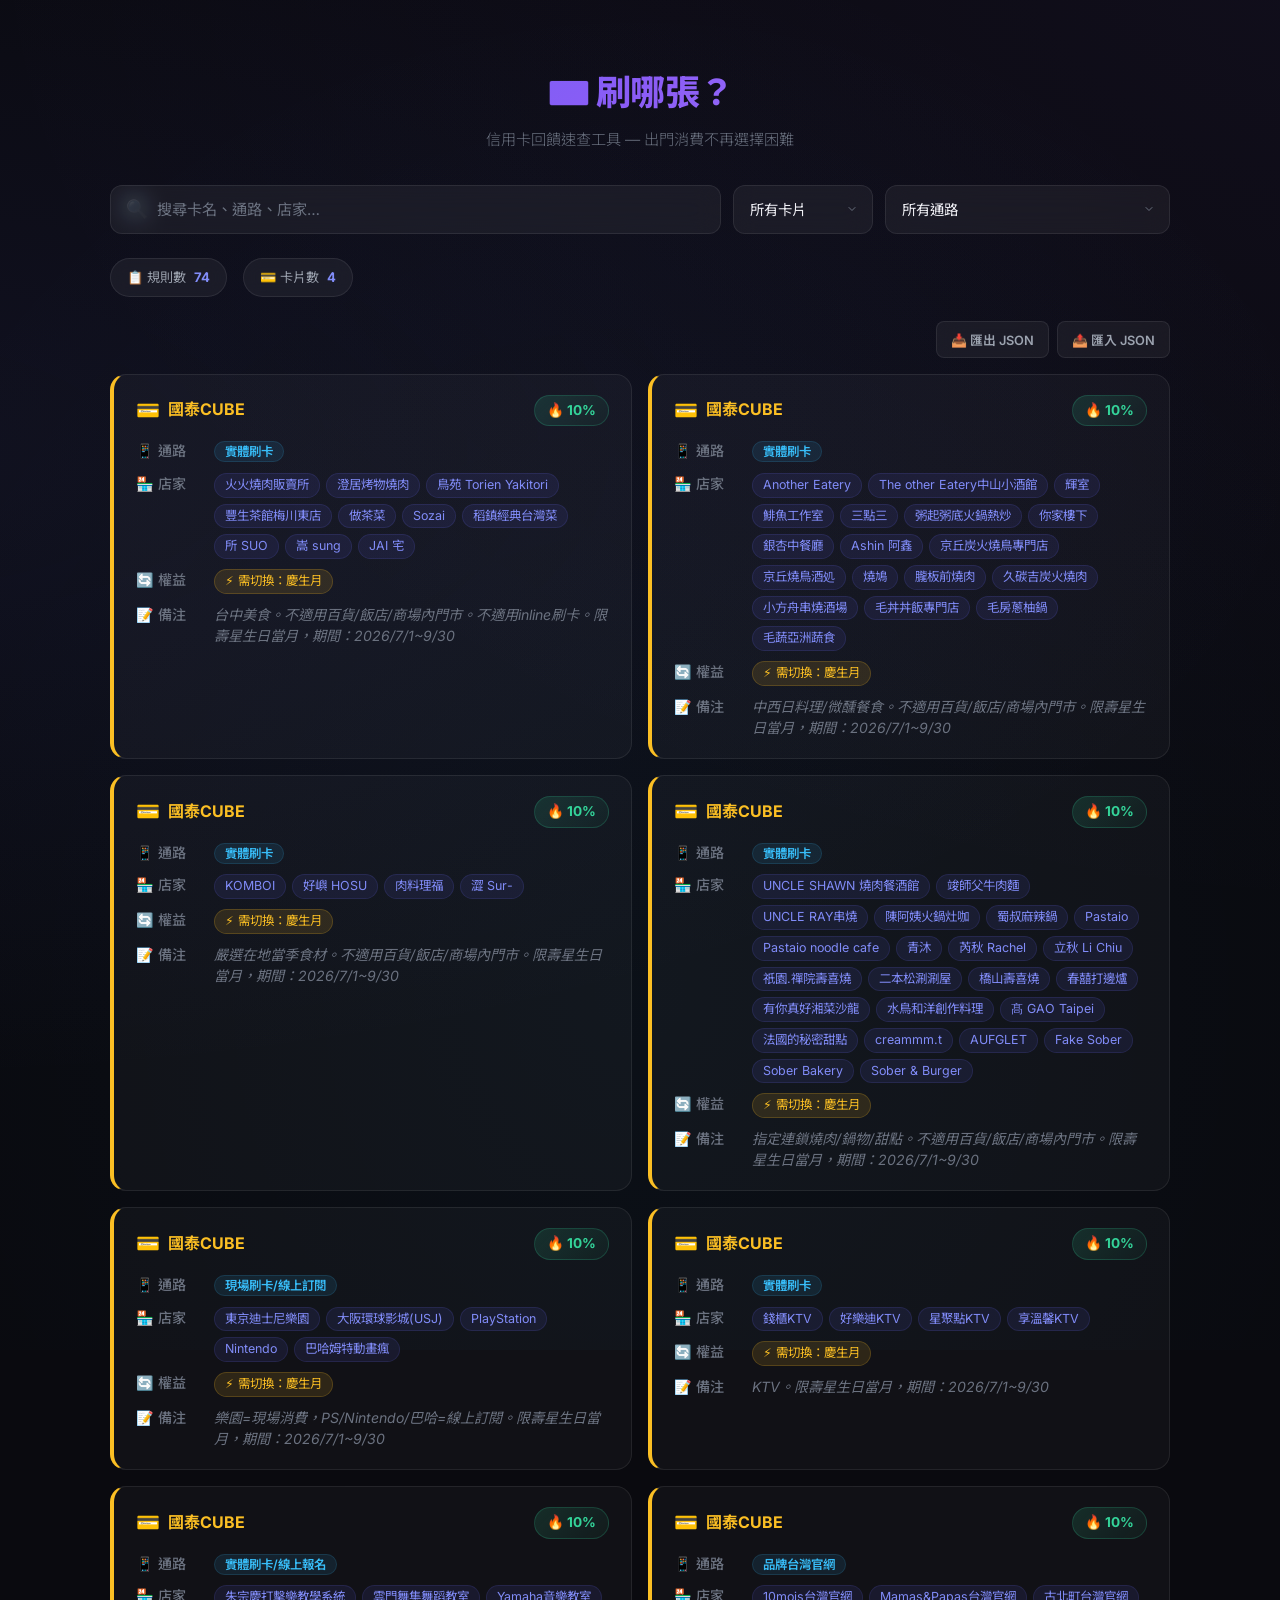
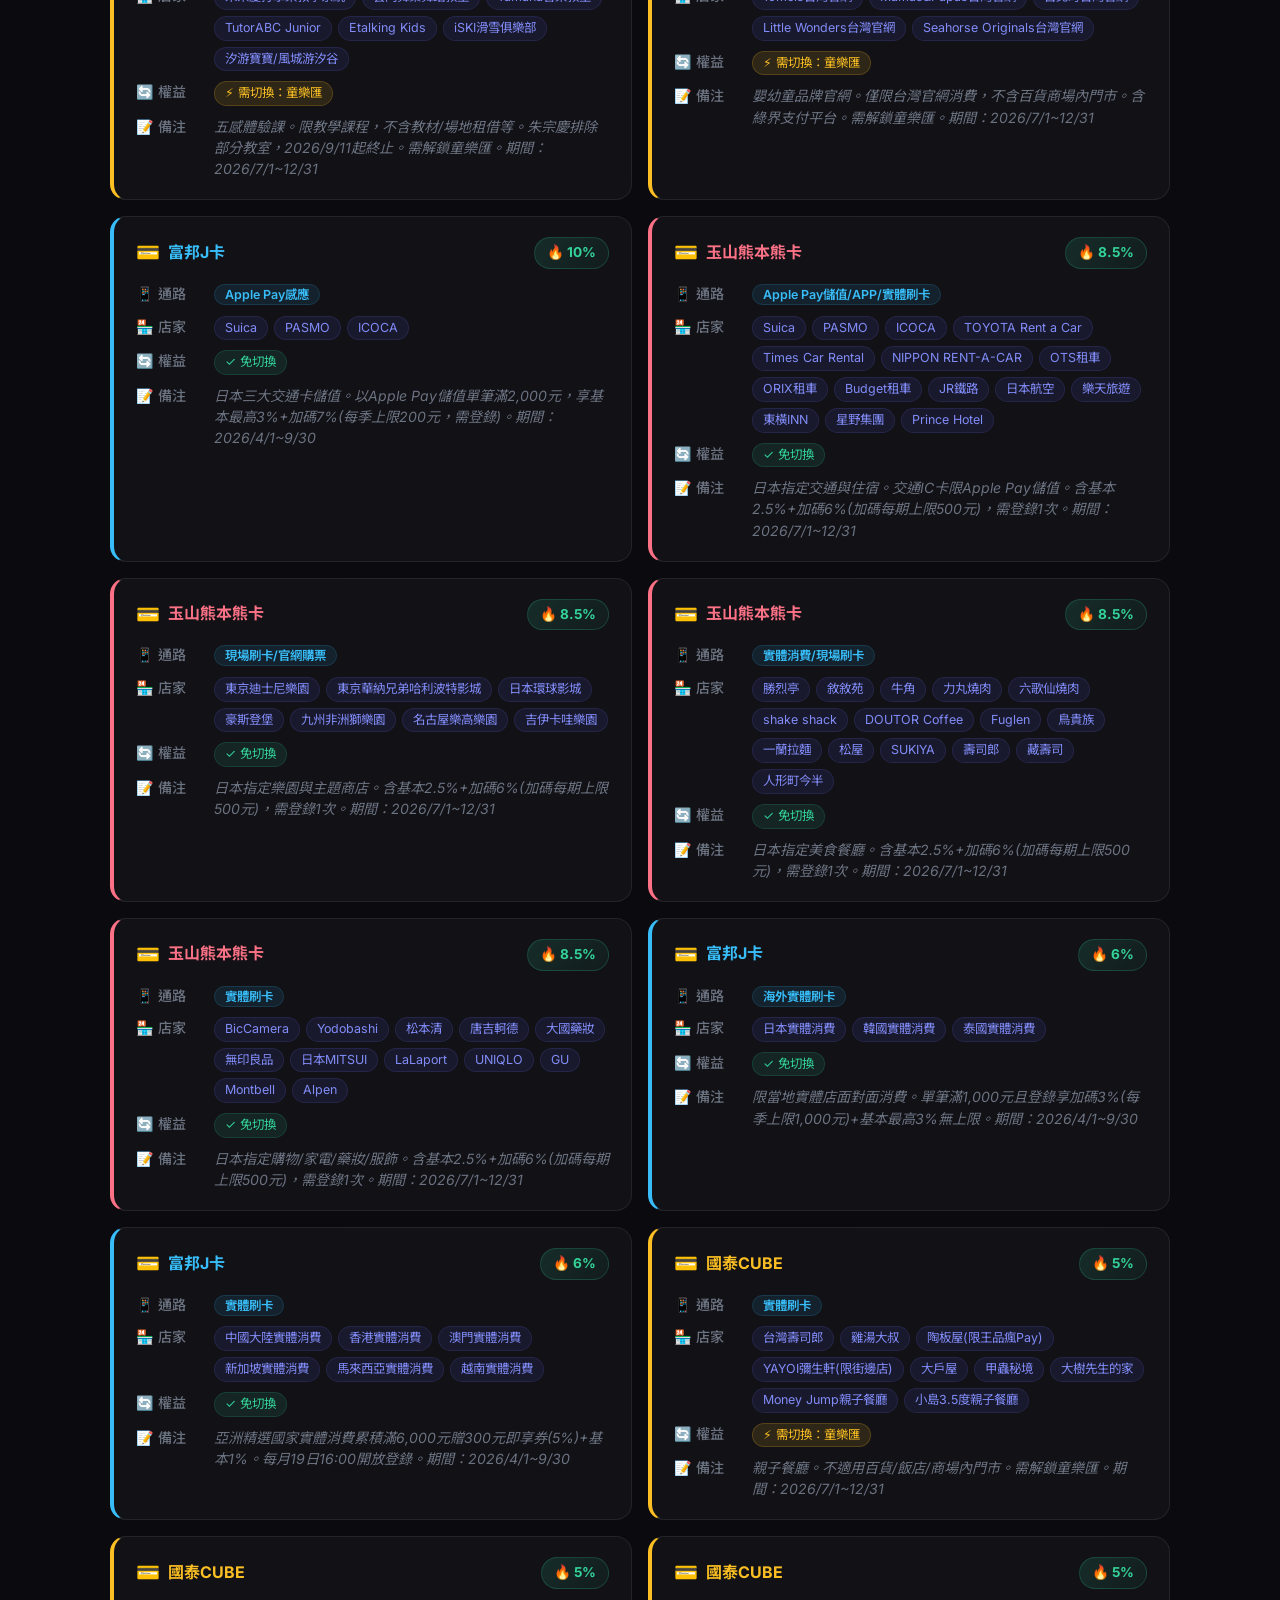
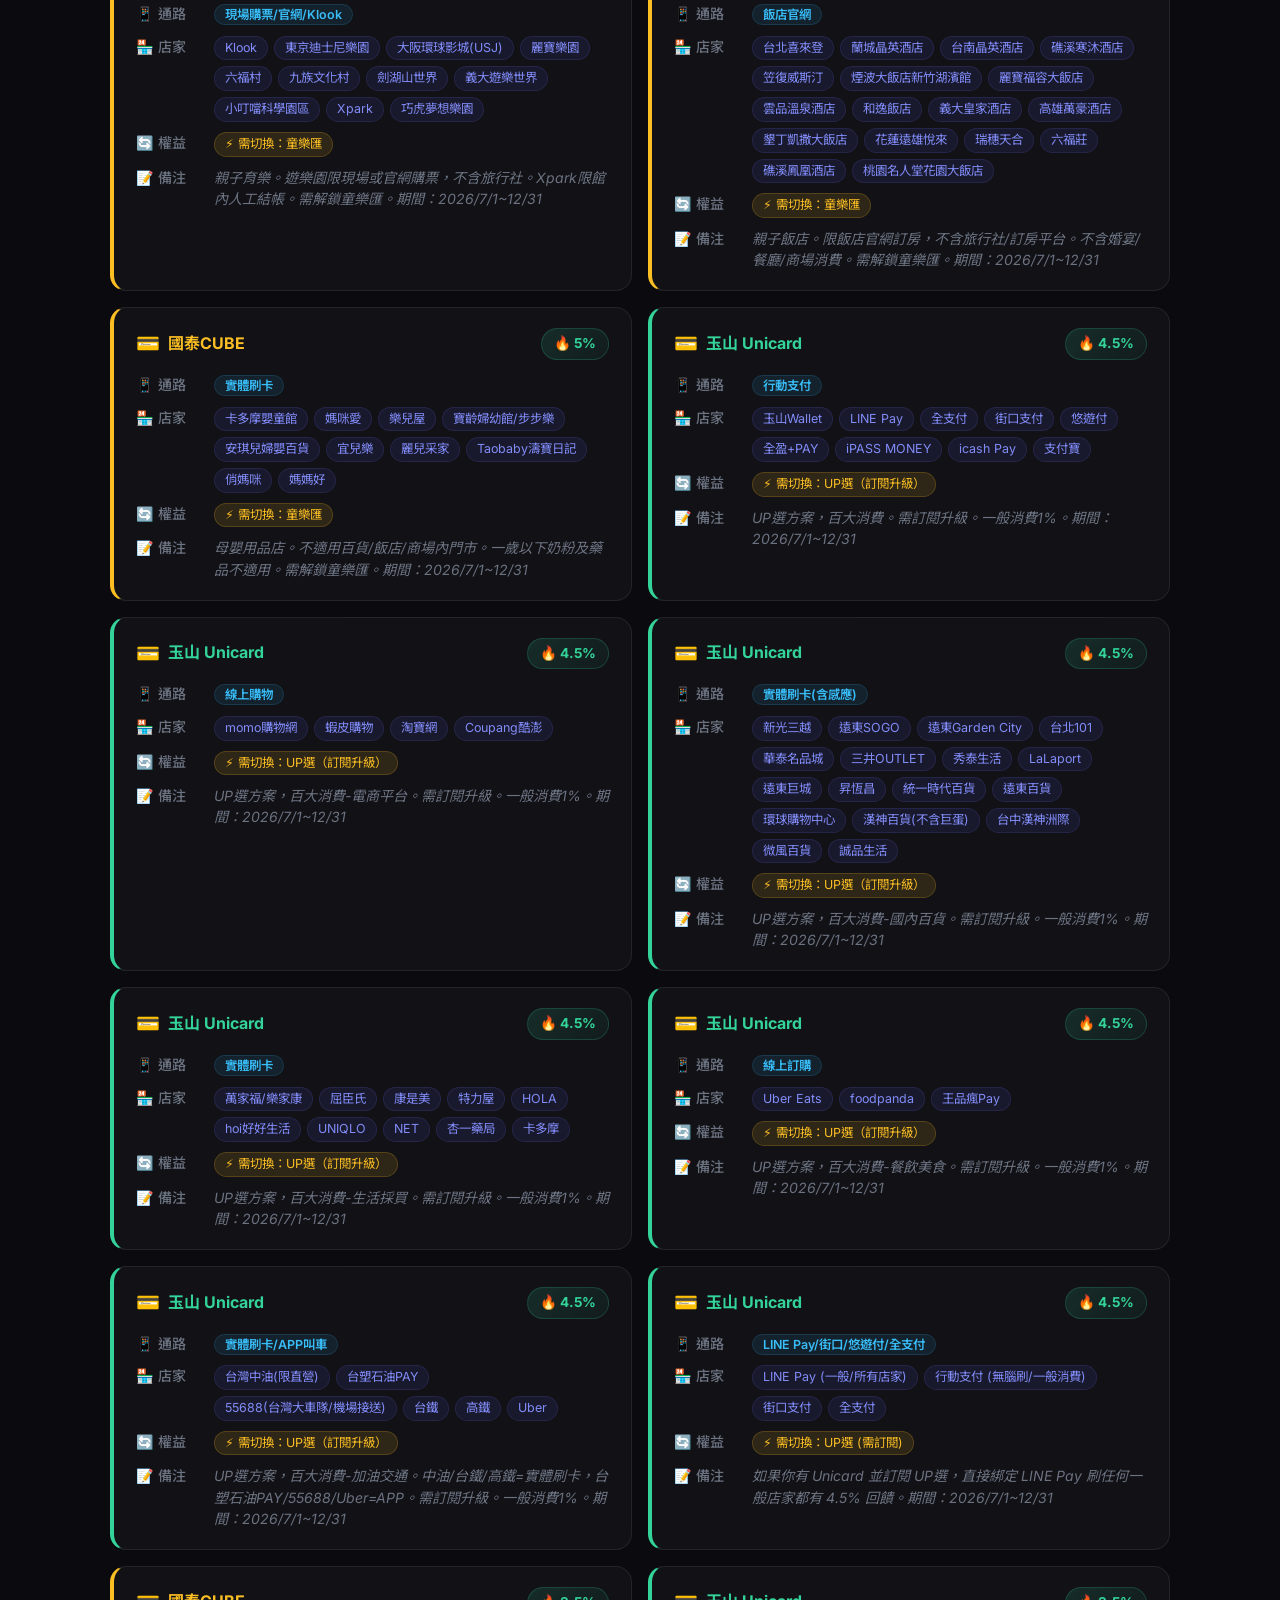
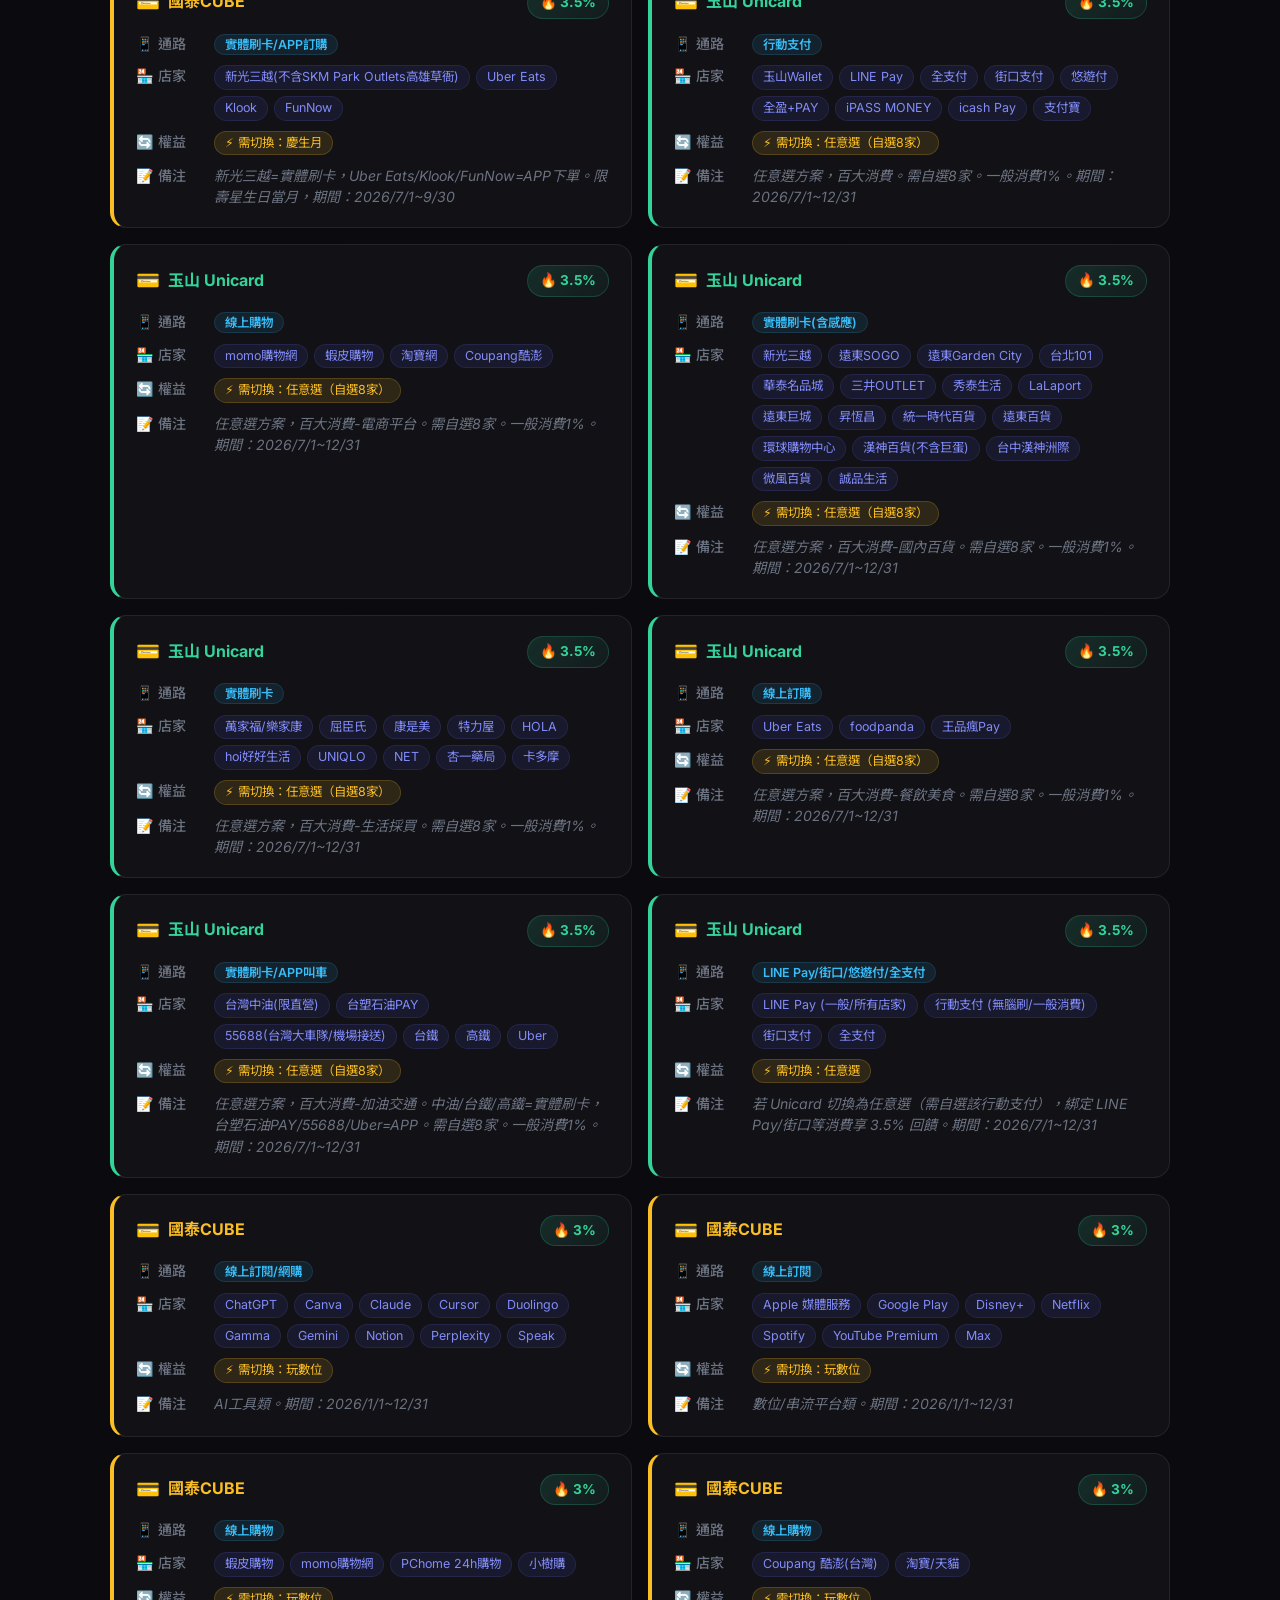
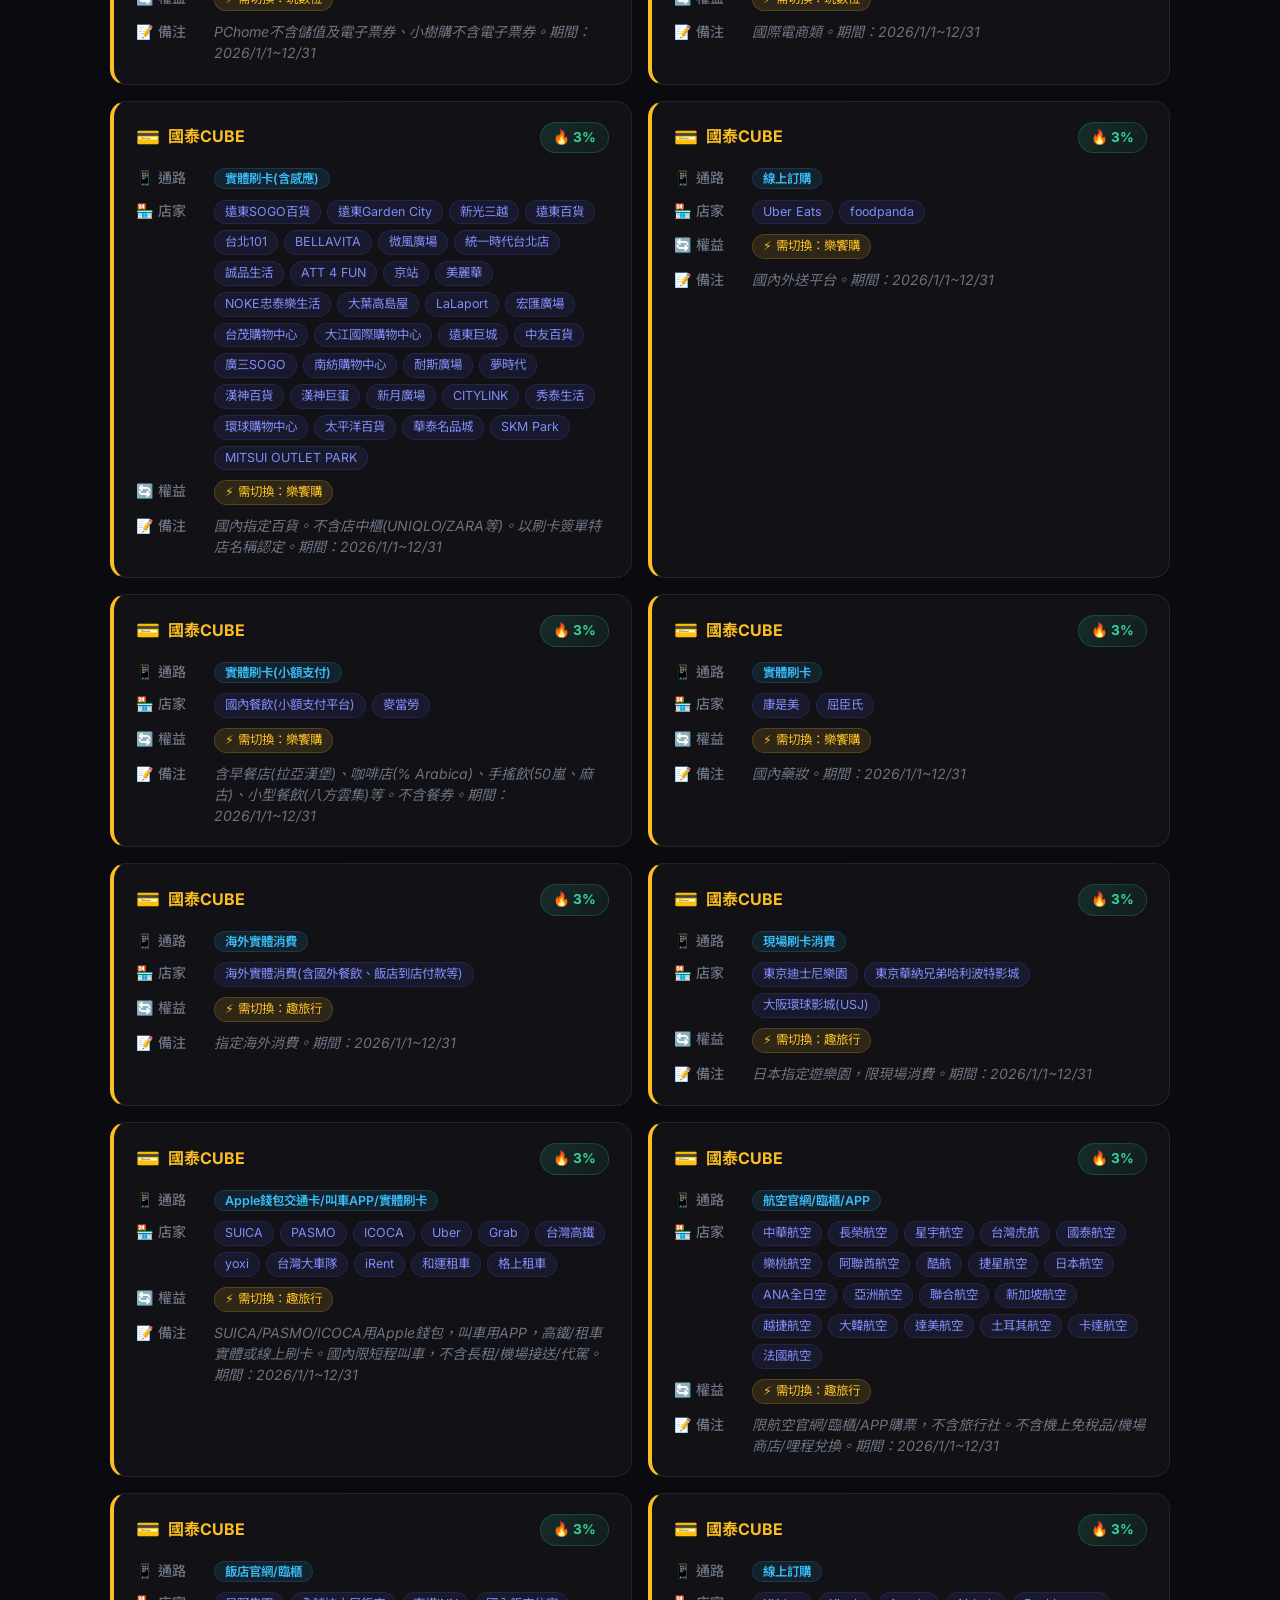
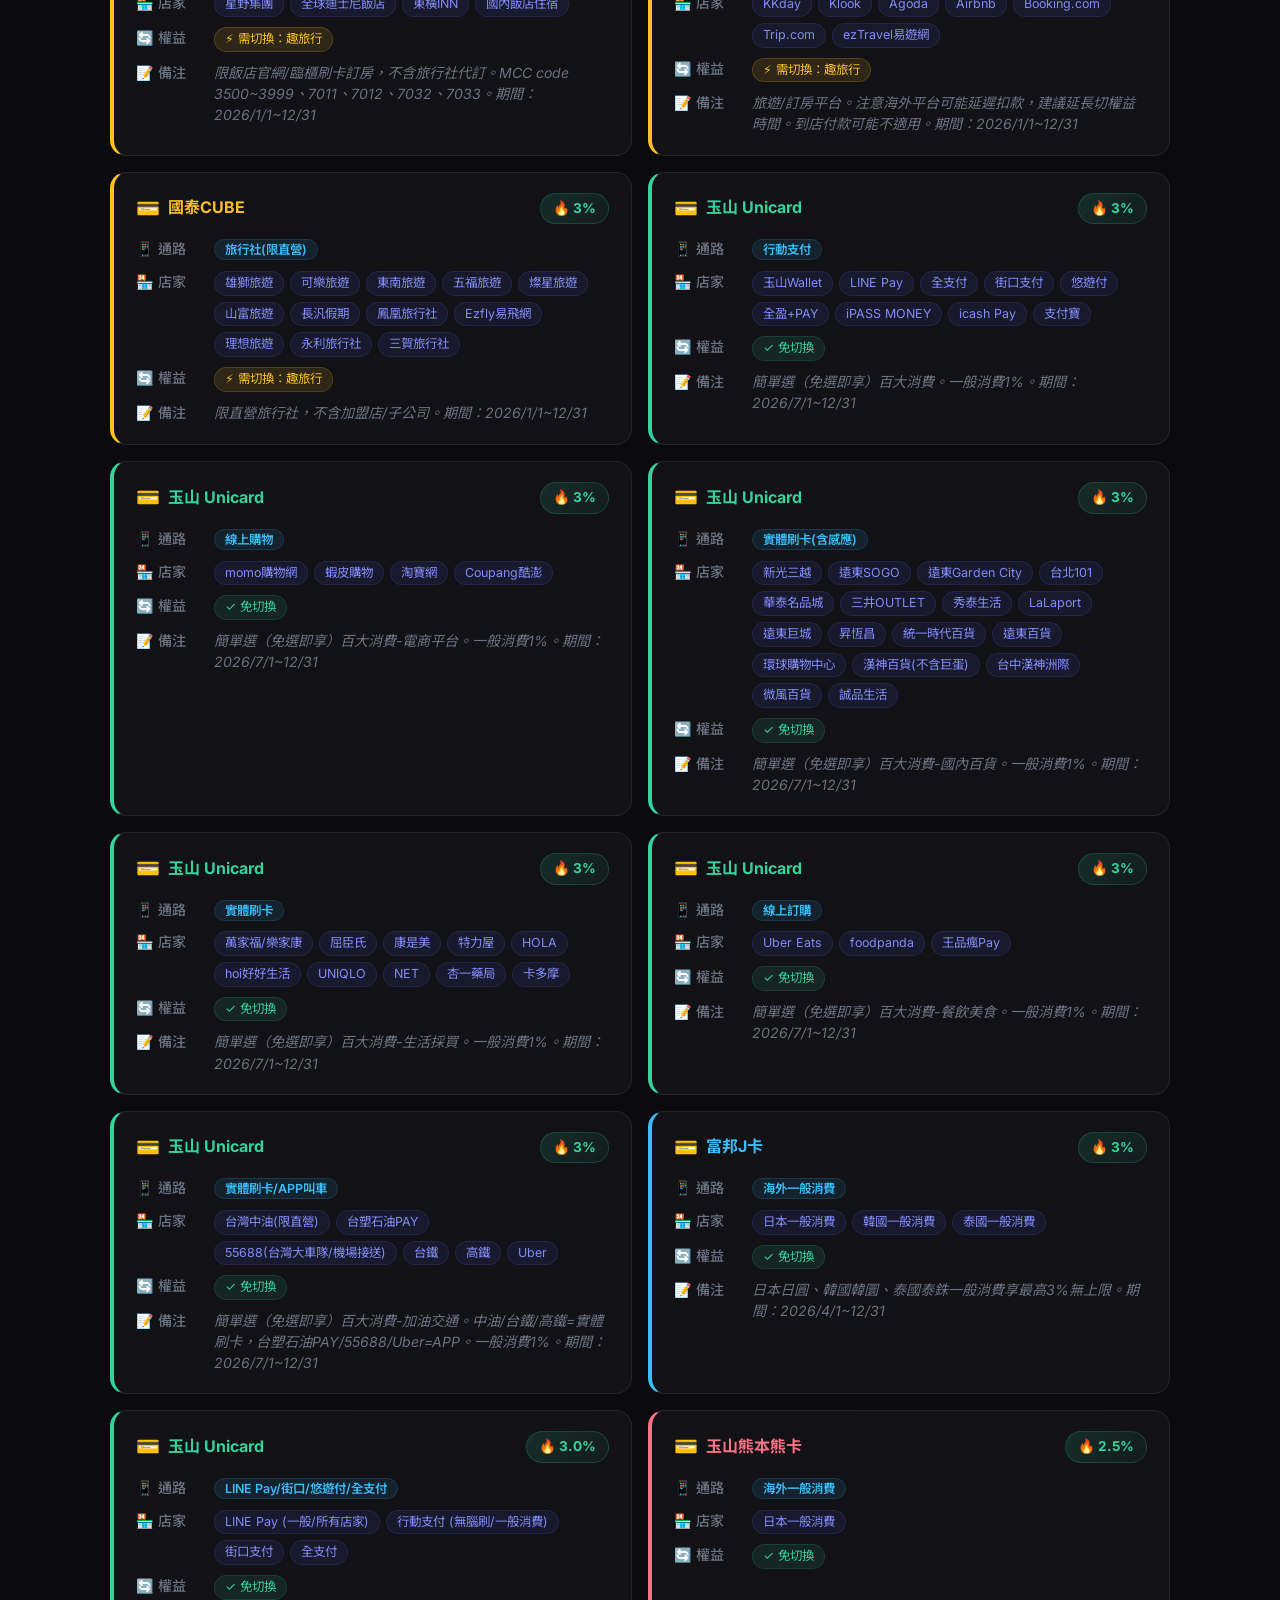
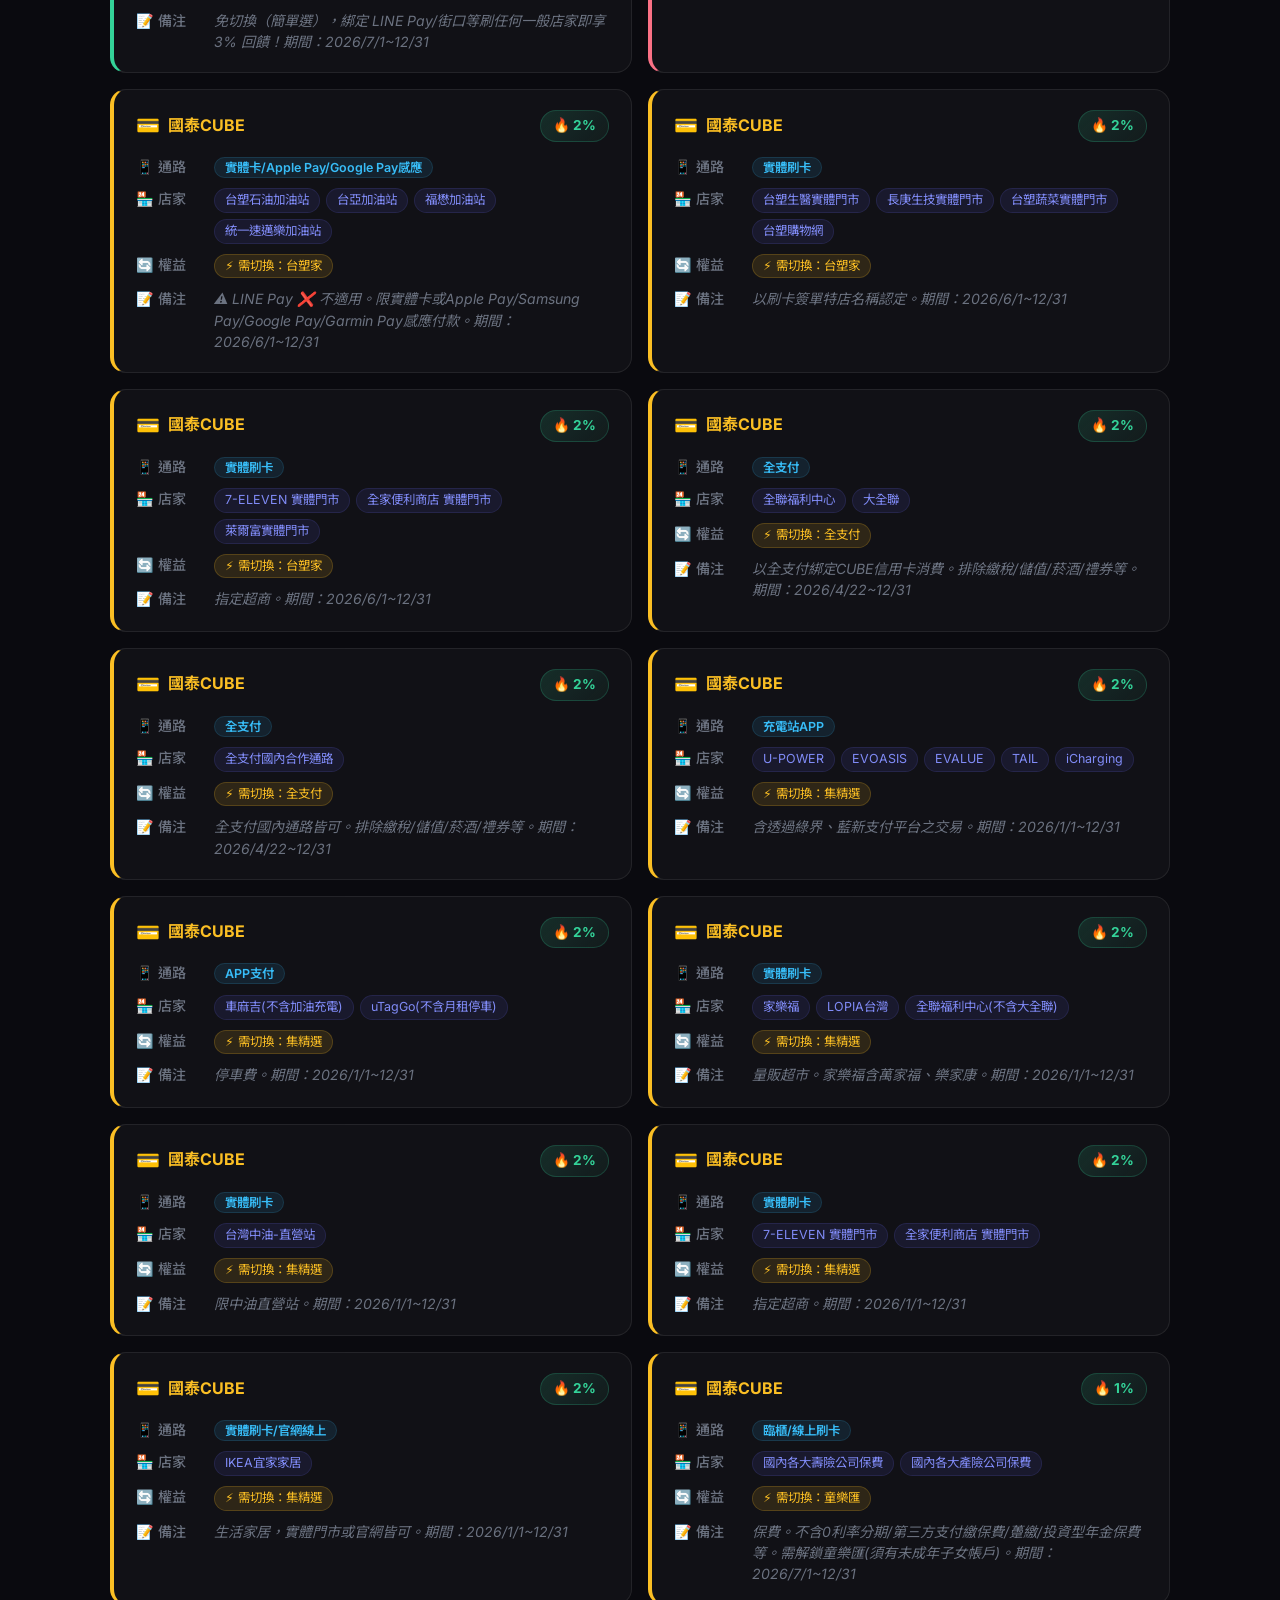
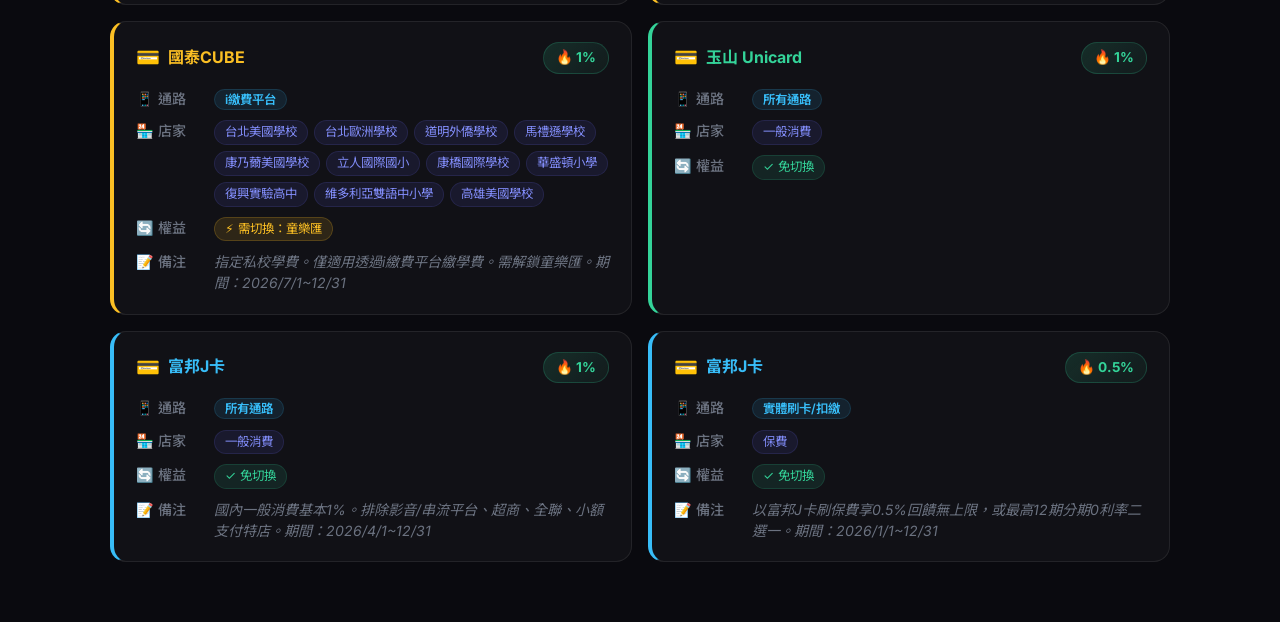
<file: index.html>
<!DOCTYPE html>
<html lang="zh-TW">
<head>
  <meta charset="UTF-8">
  <meta name="viewport" content="width=device-width, initial-scale=1.0">
  <meta name="description" content="信用卡回饋查詢工具 — 快速查詢最佳刷卡方案，依通路、店家、回饋%數找到最划算的那張卡">
  <title>💳 刷哪張？— 信用卡回饋速查</title>
  <link rel="stylesheet" href="style.css">
</head>
<body>
  <div class="app-container">

    <!-- Header -->
    <header class="app-header">
      <h1>💳 刷哪張？</h1>
      <p>信用卡回饋速查工具 — 出門消費不再選擇困難</p>
    </header>

    <!-- Toolbar: Search + Filters -->
    <div class="toolbar">
      <div class="search-box">
        <span class="search-icon">🔍</span>
        <input type="text" id="search-input" placeholder="搜尋卡名、通路、店家…" autocomplete="off">
      </div>
      <select id="filter-card" class="filter-select">
        <option value="">所有卡片</option>
      </select>
      <select id="filter-channel" class="filter-select">
        <option value="">所有通路</option>
      </select>
    </div>

    <!-- Stats -->
    <div class="stats-bar">
      <div class="stat-chip">
        📋 規則數 <span class="stat-value" id="stat-total">0</span>
      </div>
      <div class="stat-chip">
        💳 卡片數 <span class="stat-value" id="stat-cards">0</span>
      </div>
    </div>

    <div class="data-bar">
      <button id="export-btn" class="btn btn-ghost btn-sm">📥 匯出 JSON</button>
      <button id="import-btn" class="btn btn-ghost btn-sm">📤 匯入 JSON</button>
      <input type="file" id="import-file" accept=".json" style="display:none">
    </div>

    <!-- Rules Grid -->
    <div id="rules-container" class="rules-grid"></div>

  </div>

  <!-- Toast Container -->
  <div id="toast-container" class="toast-container"></div>

  <!-- Scripts: data layer first, then seed data, then app logic -->
  <script src="data.js"></script>
  <script src="seed-data.js"></script>
  <script src="app.js"></script>
</body>
</html>
</file>
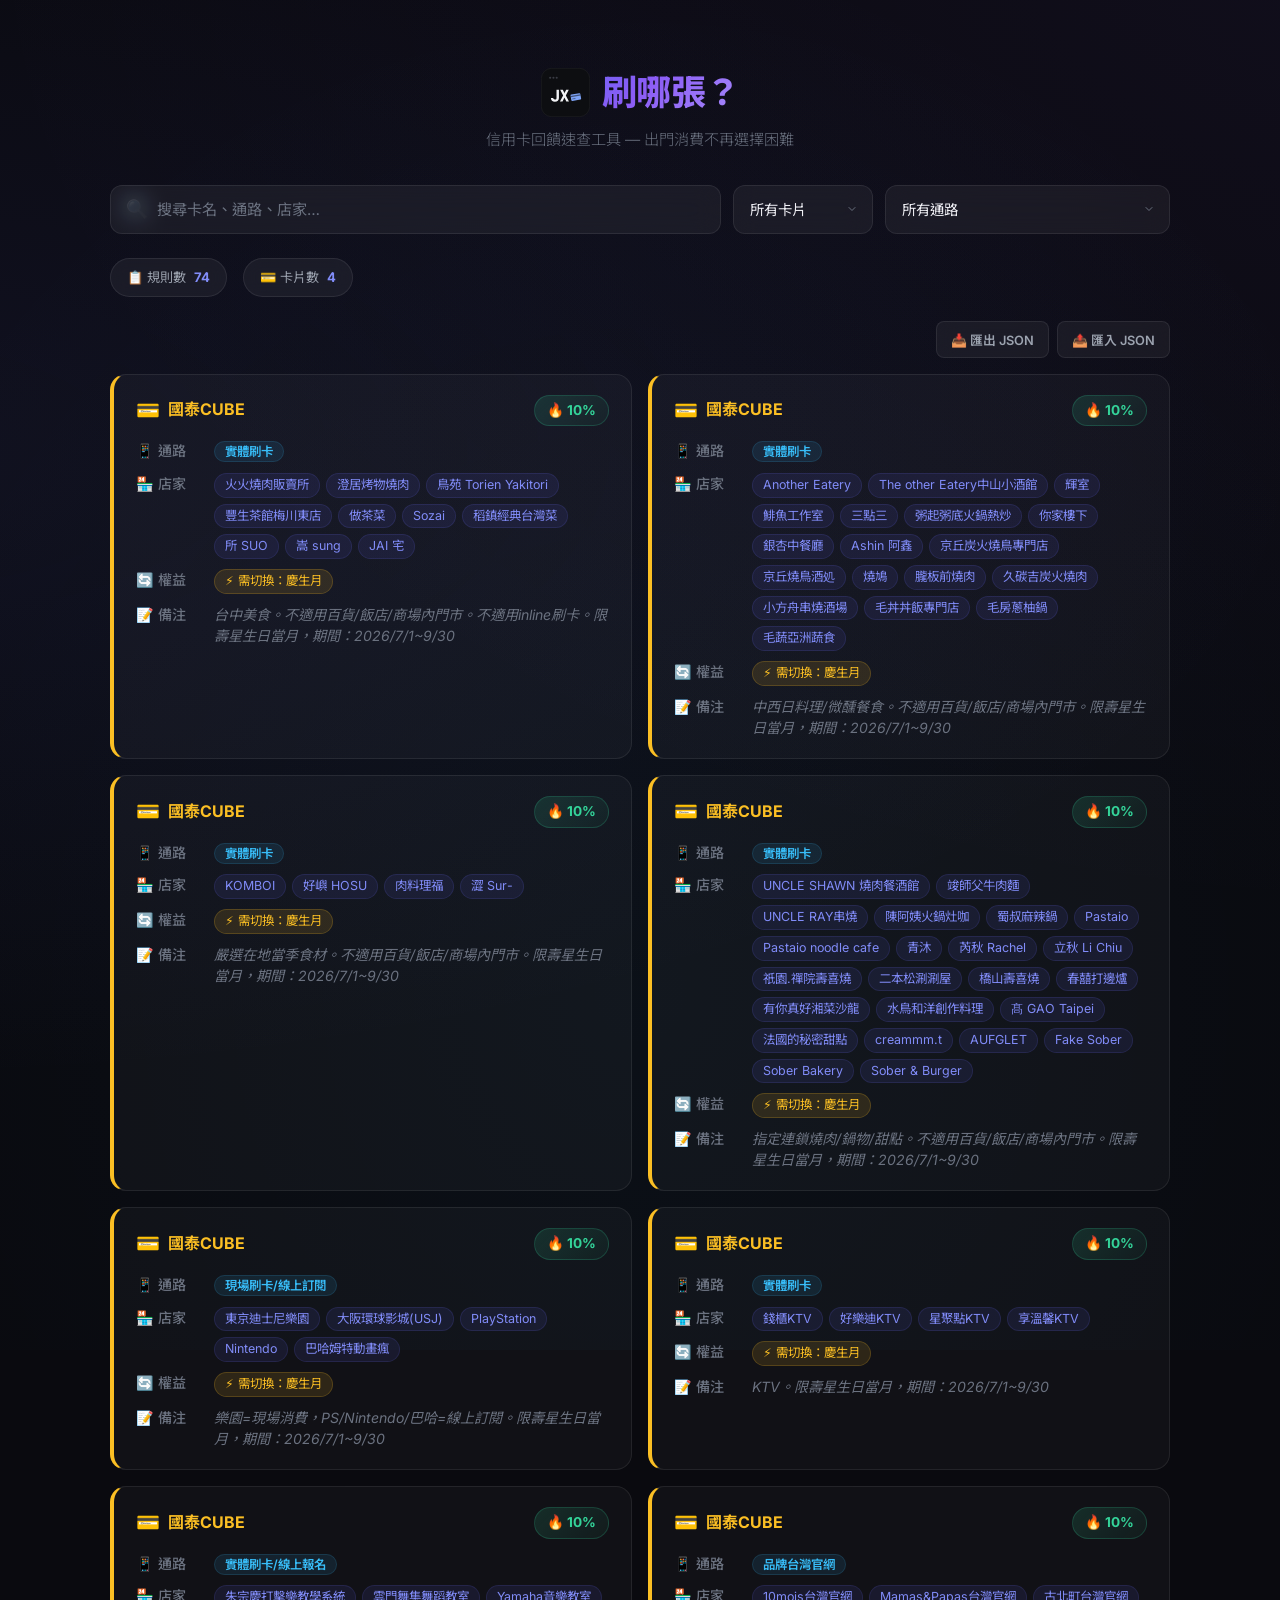
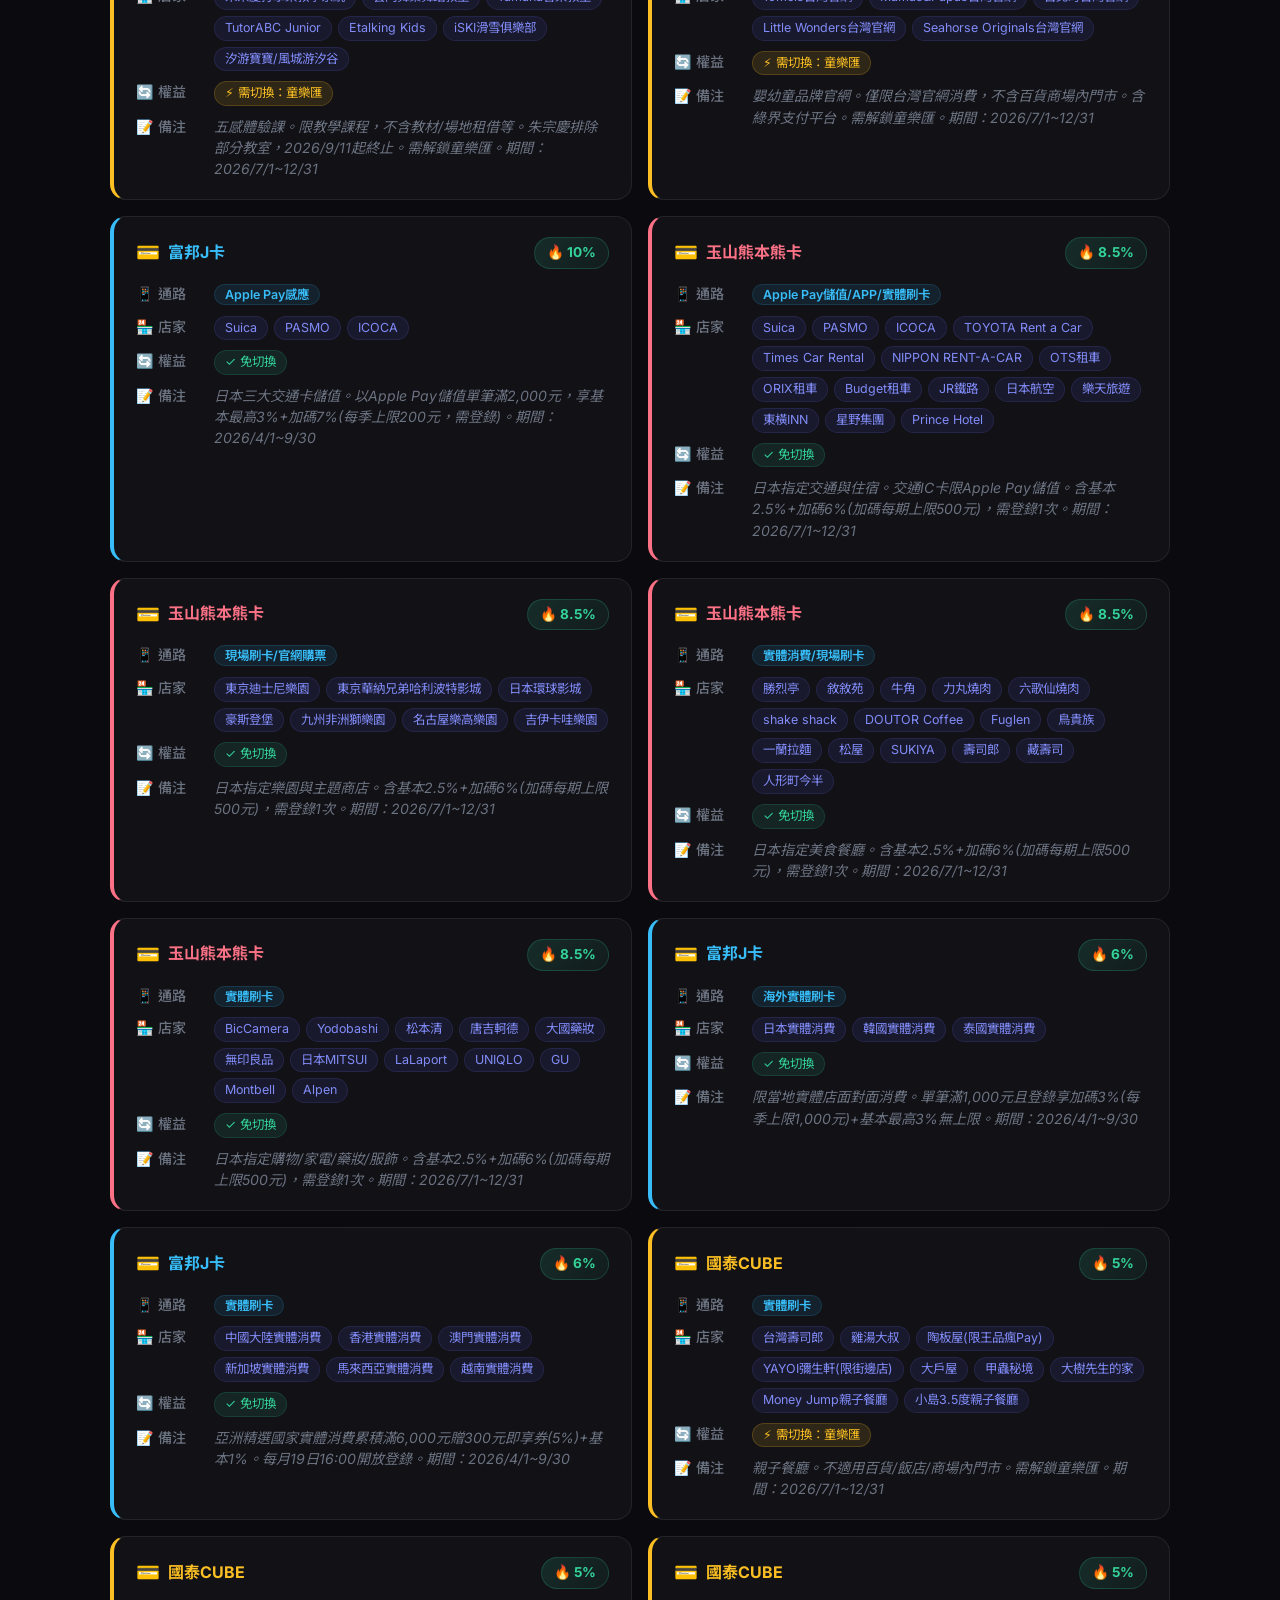
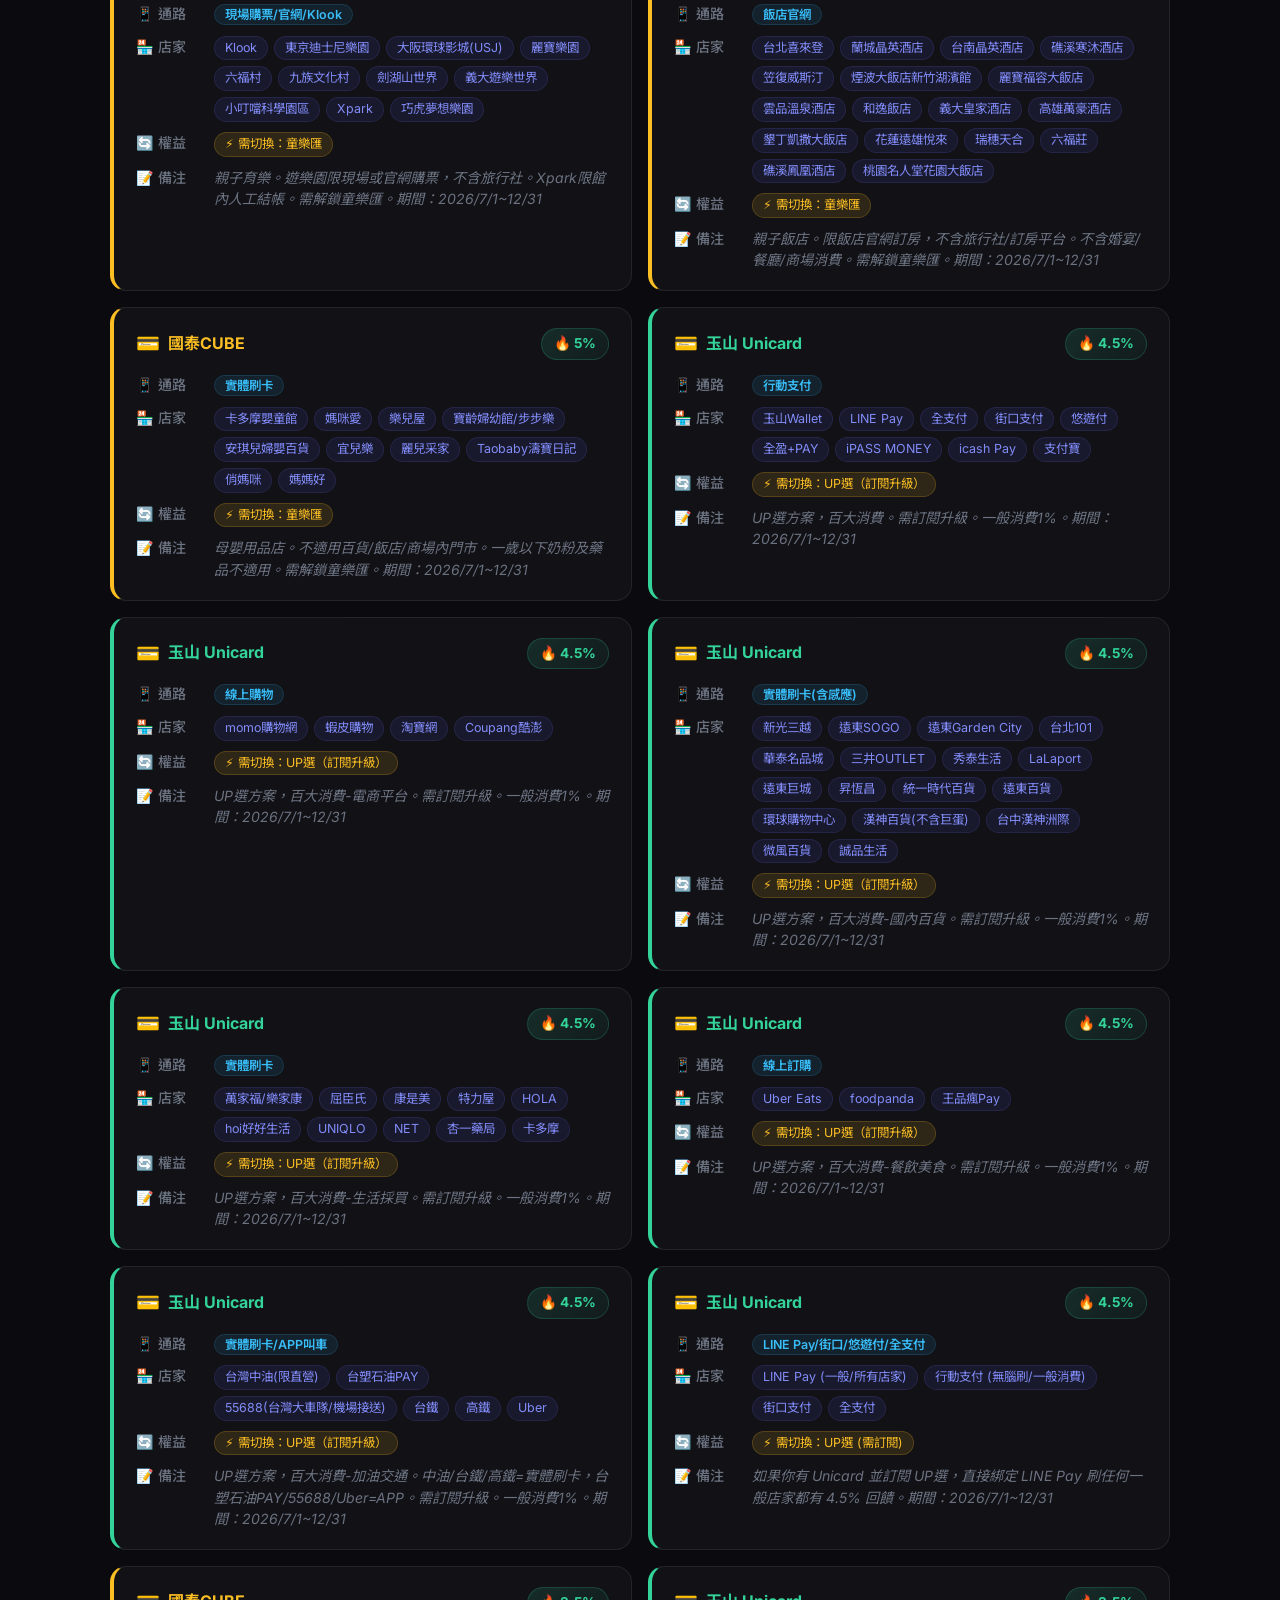
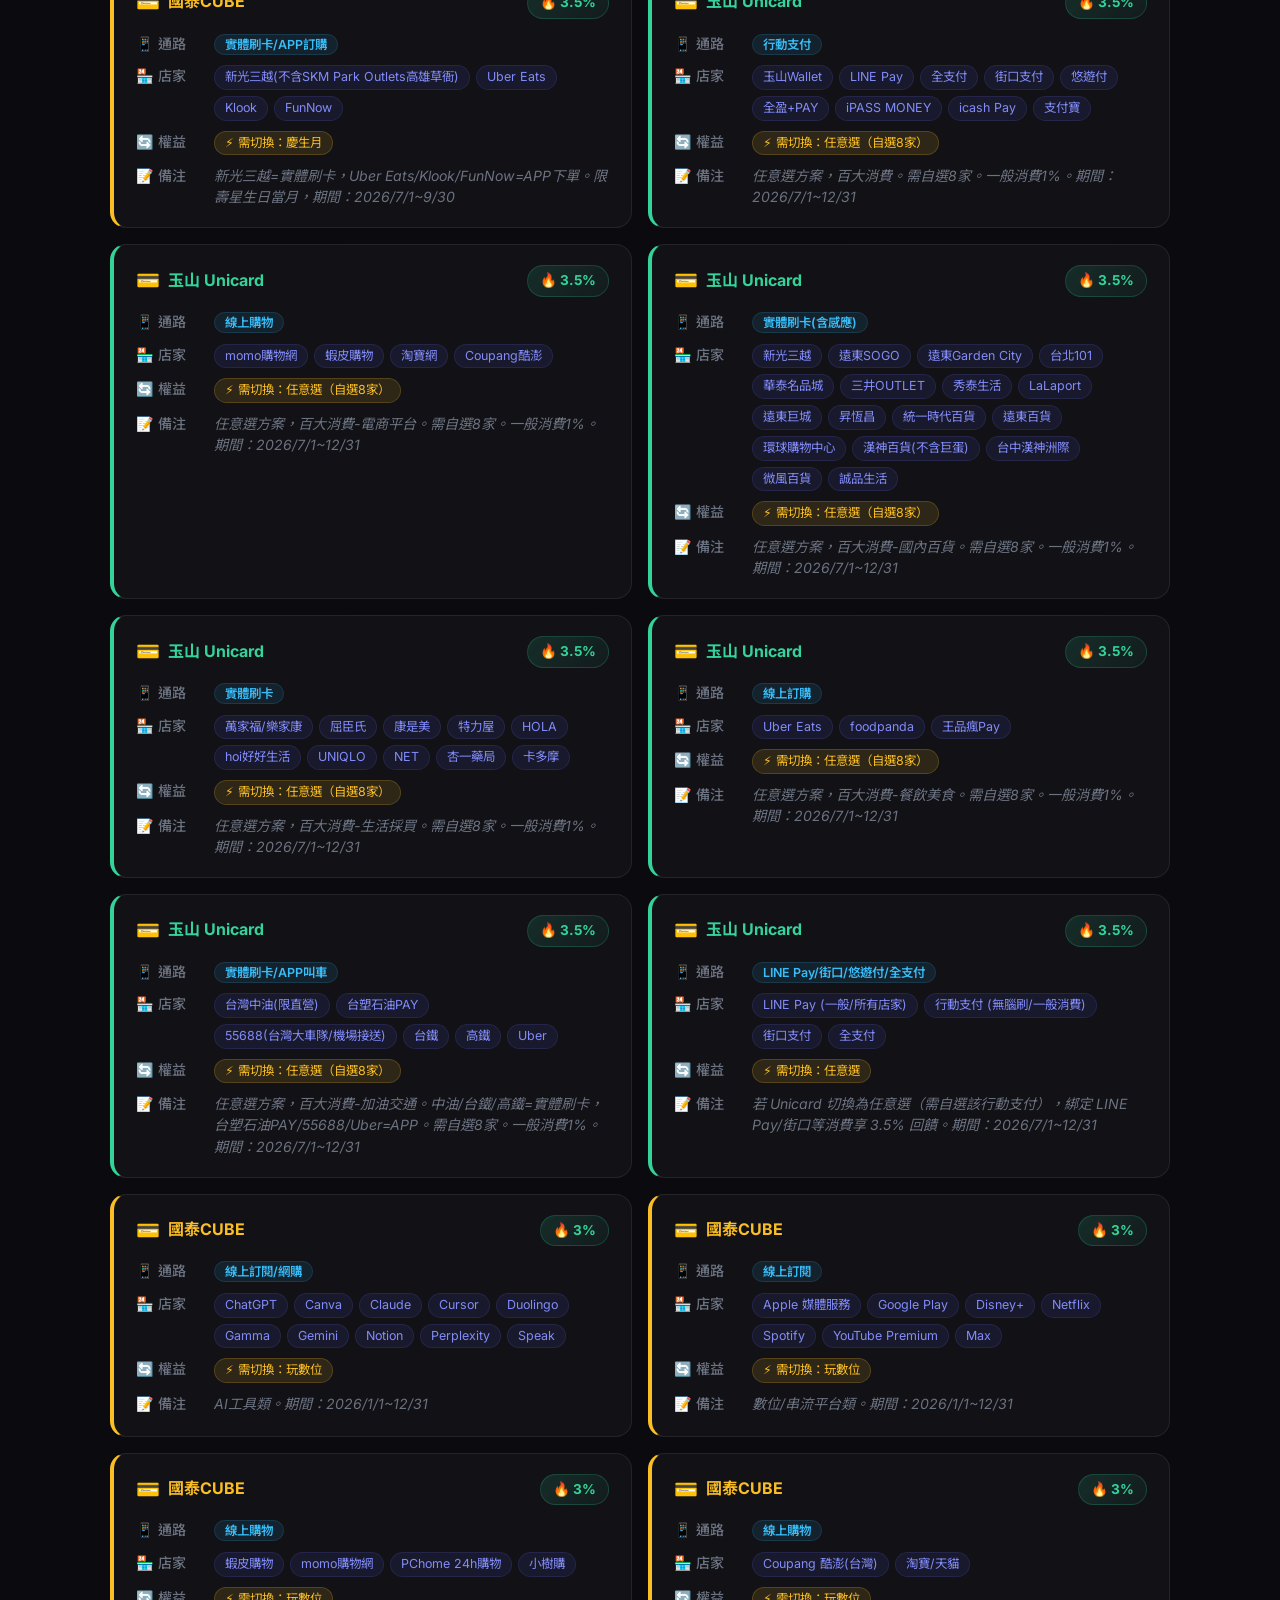
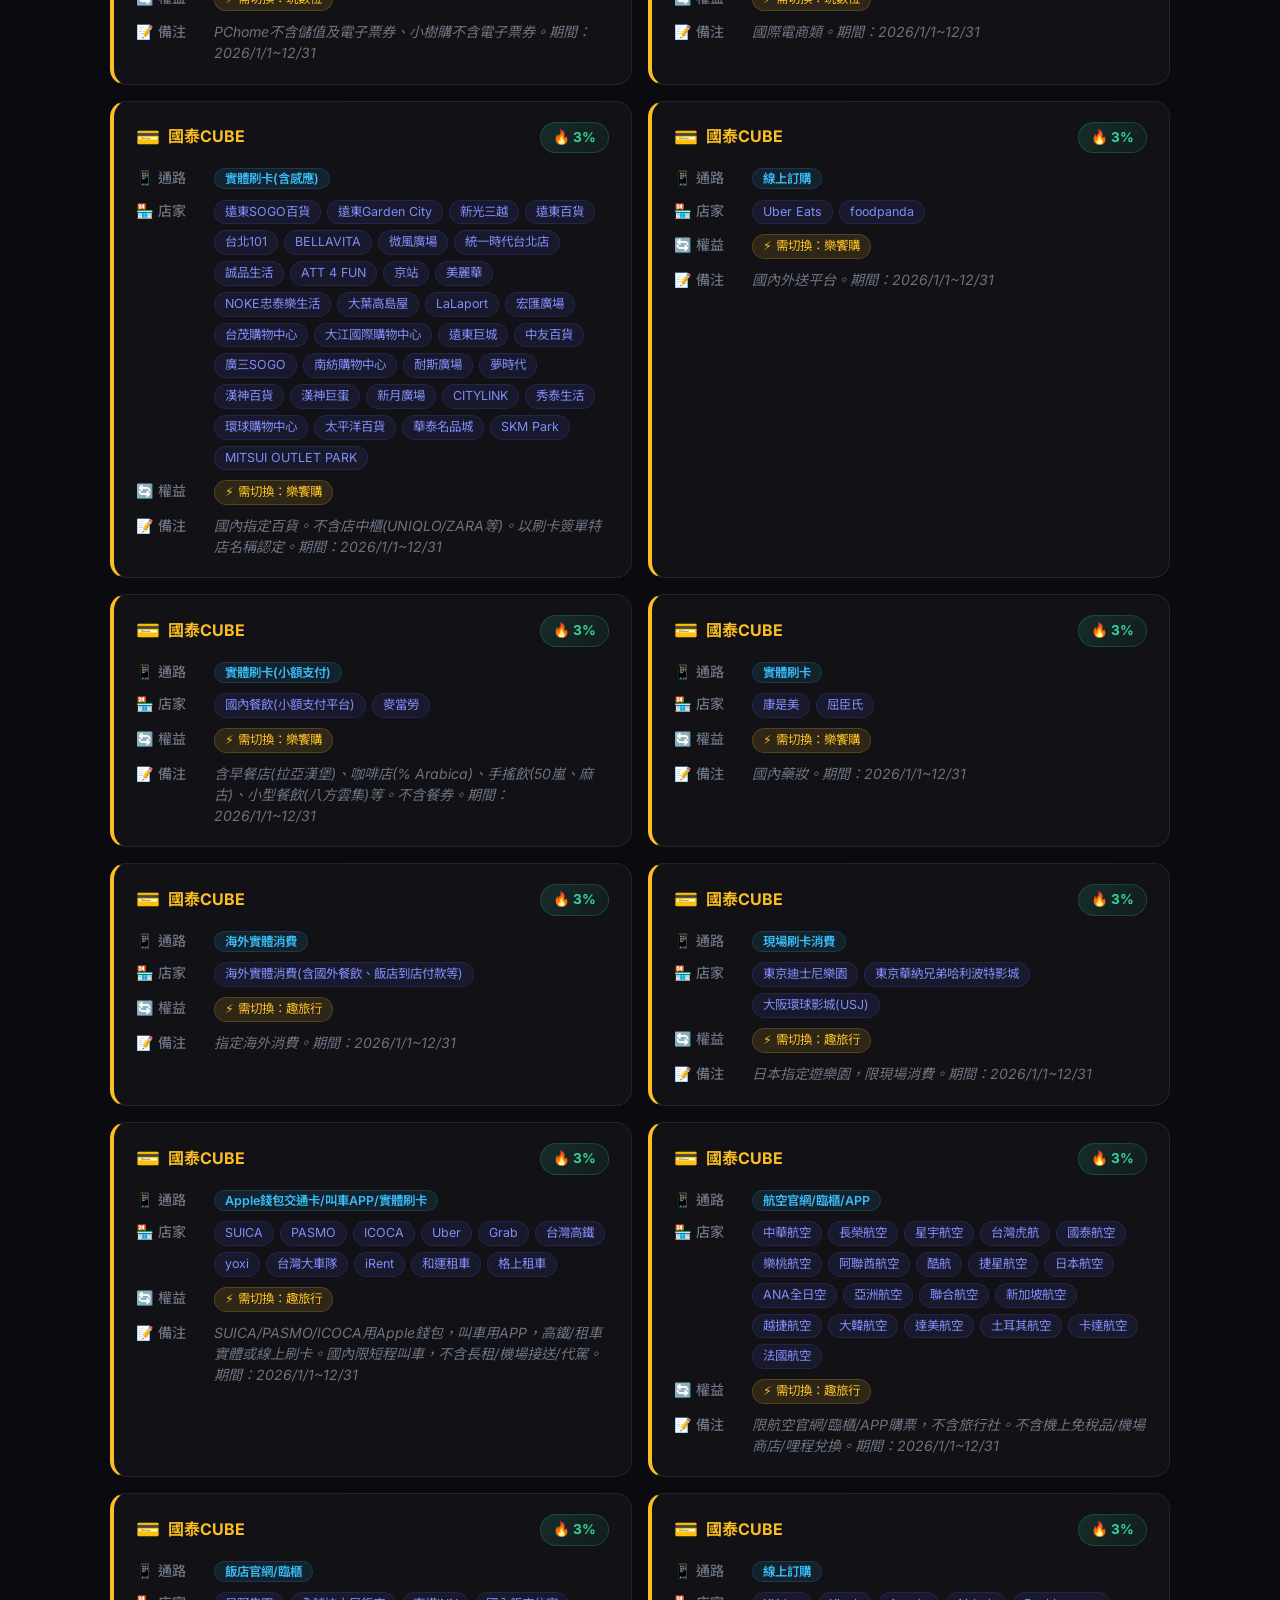
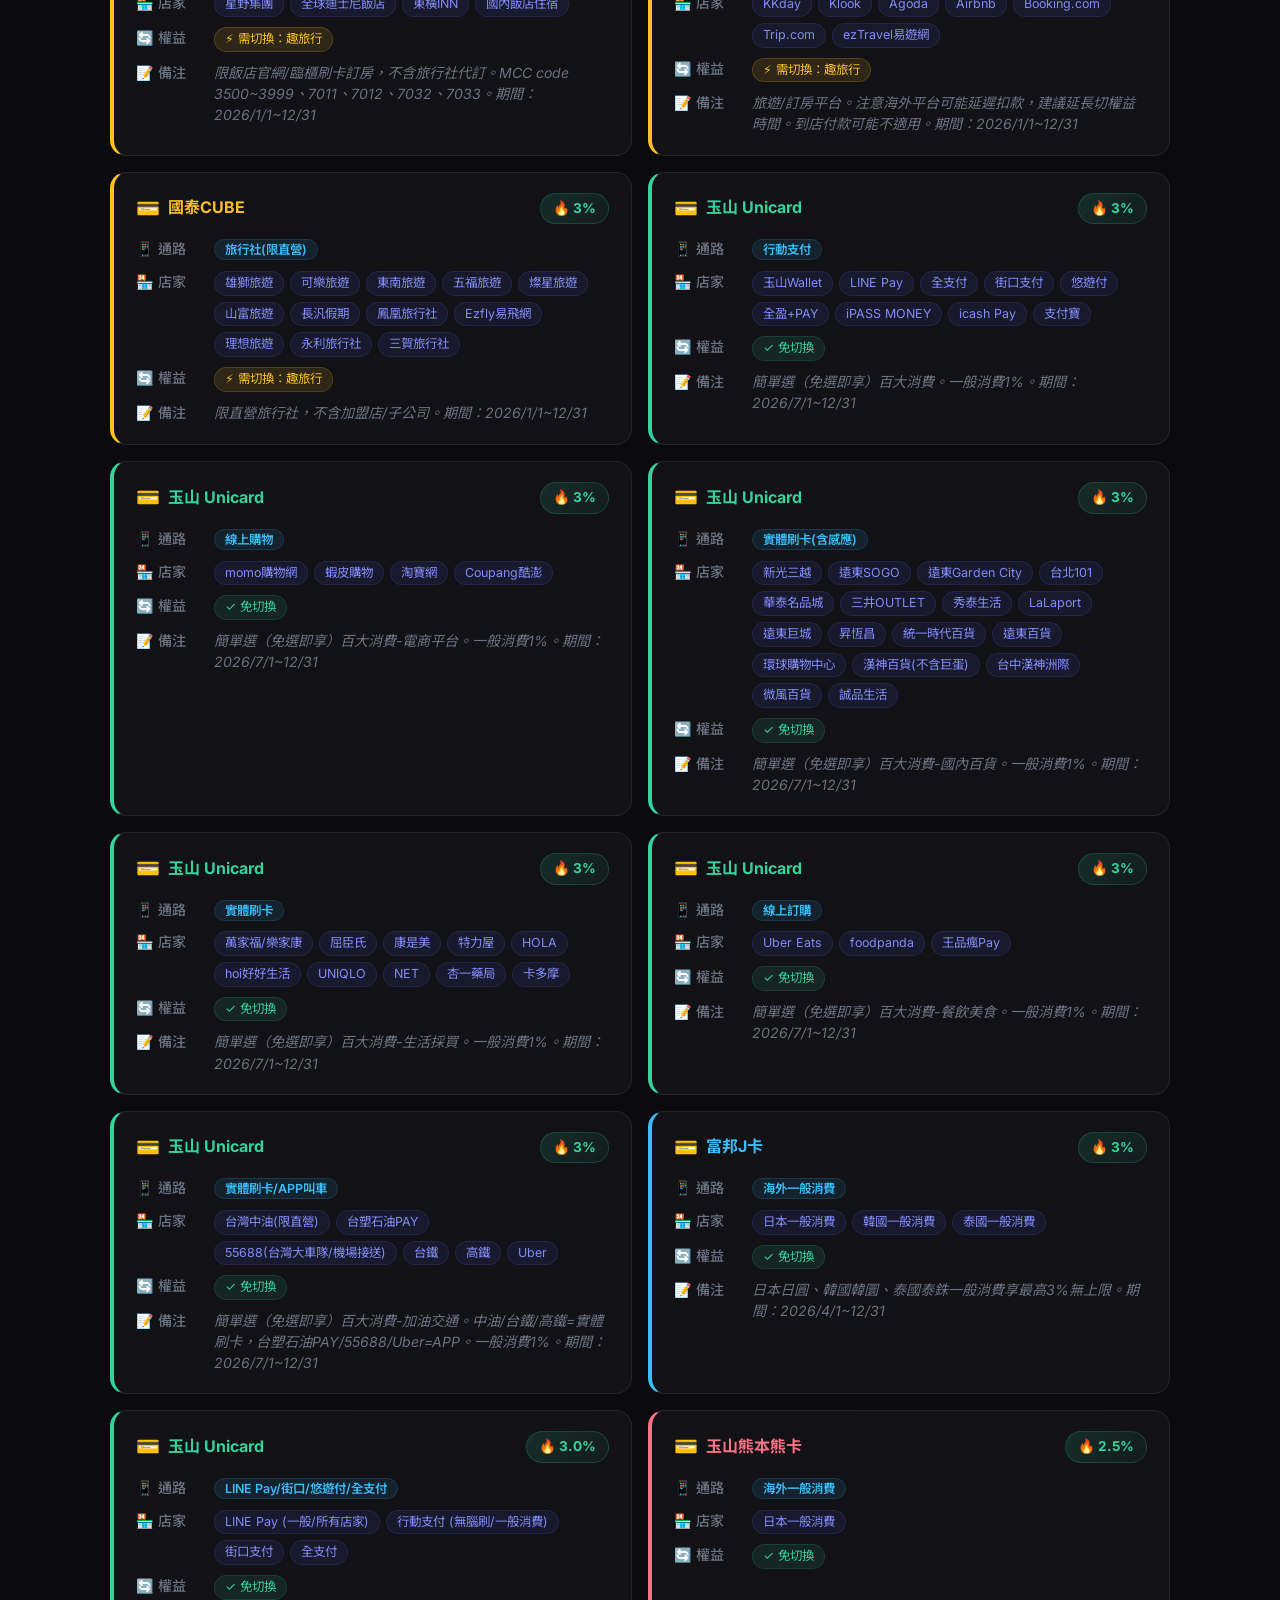
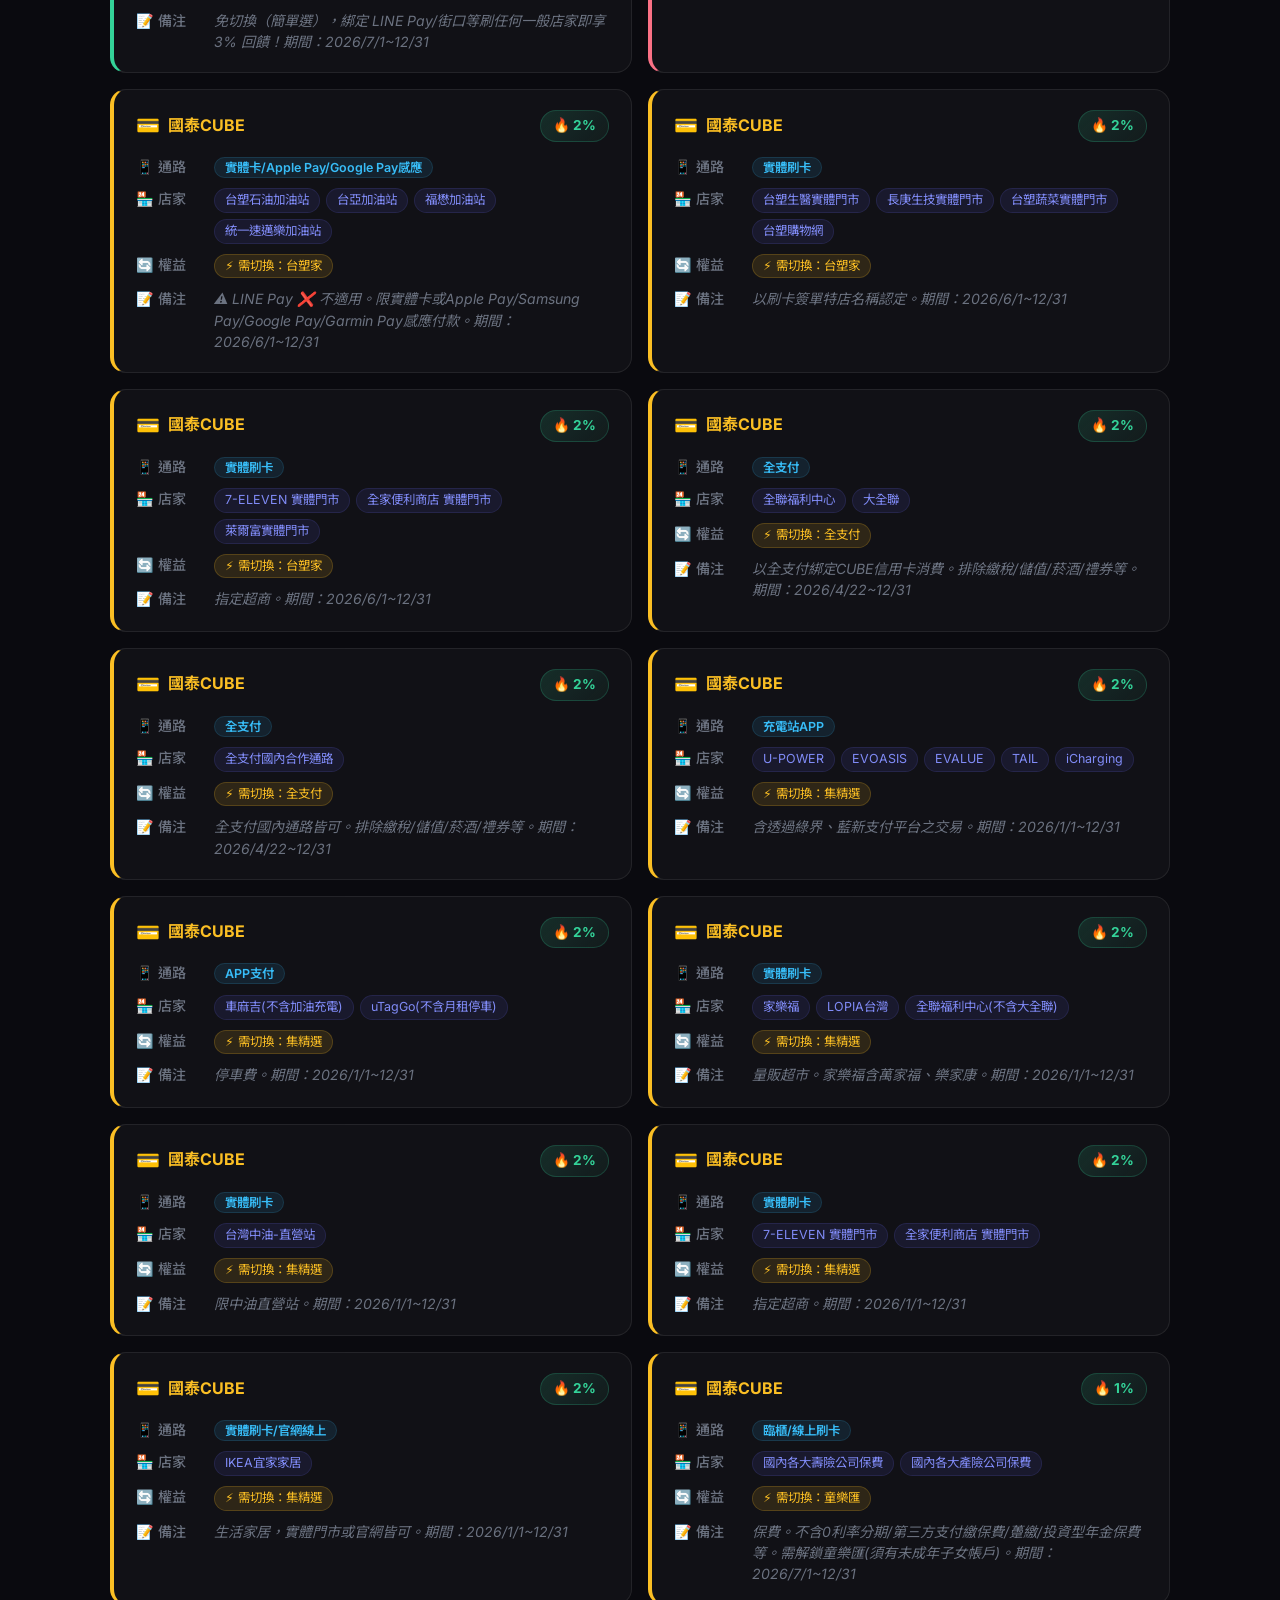
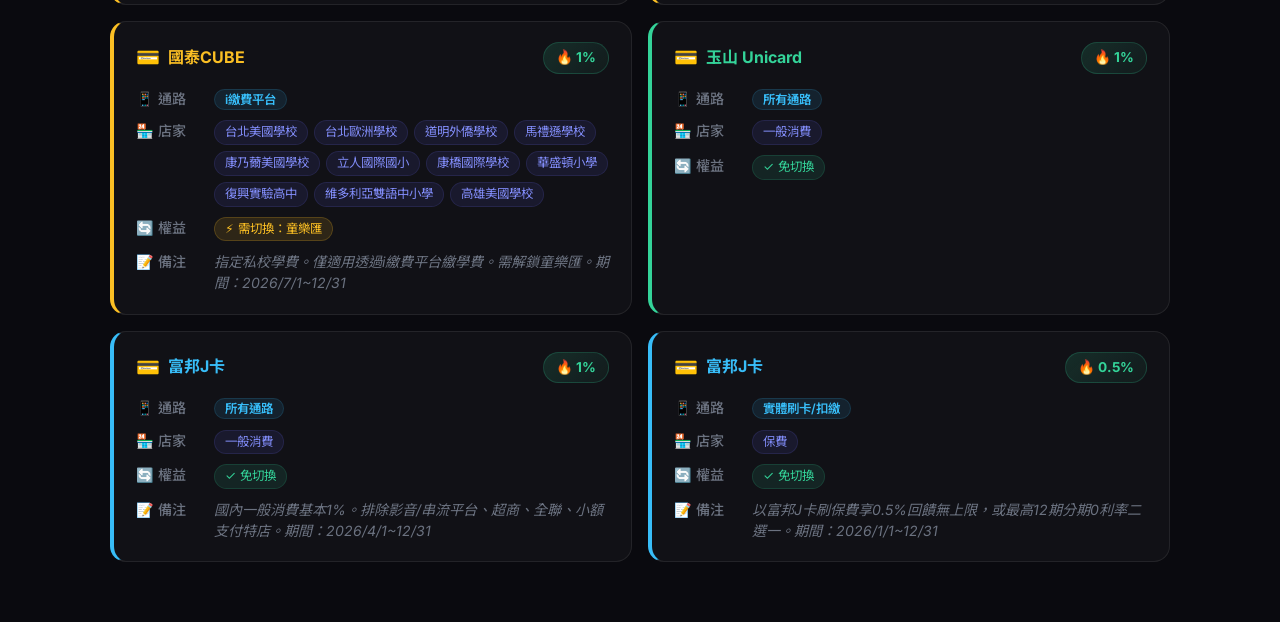
<file: public/index.html>
<!DOCTYPE html>
<html lang="zh-TW">
<head>
  <meta charset="UTF-8">
  <meta name="viewport" content="width=device-width, initial-scale=1.0">
  <meta name="description" content="信用卡回饋查詢工具 — 快速查詢最佳刷卡方案，依通路、店家、回饋%數找到最划算的那張卡">
  <title>JXlin-Card — 刷哪張？信用卡回饋速查</title>
  <meta name="theme-color" content="#0a0a0f">
  <meta name="apple-mobile-web-app-title" content="JXlin-Card">
  <link rel="icon" type="image/svg+xml" href="/favicon.svg">
  <link rel="icon" href="/favicon.ico" sizes="48x48">
  <link rel="apple-touch-icon" href="/apple-touch-icon.png">
  <link rel="manifest" href="/manifest.webmanifest">
  <link rel="stylesheet" href="style.css">
</head>
<body>
  <div class="app-container">

    <!-- Header -->
    <header class="app-header">
      <h1><img src="icon.svg" alt="" class="app-logo">刷哪張？</h1>
      <p>信用卡回饋速查工具 — 出門消費不再選擇困難</p>
    </header>

    <!-- Toolbar: Search + Filters -->
    <div class="toolbar">
      <div class="search-box">
        <span class="search-icon">🔍</span>
        <input type="text" id="search-input" placeholder="搜尋卡名、通路、店家…" autocomplete="off">
      </div>
      <select id="filter-card" class="filter-select">
        <option value="">所有卡片</option>
      </select>
      <select id="filter-channel" class="filter-select">
        <option value="">所有通路</option>
      </select>
    </div>

    <!-- Stats -->
    <div class="stats-bar">
      <div class="stat-chip">
        📋 規則數 <span class="stat-value" id="stat-total">0</span>
      </div>
      <div class="stat-chip">
        💳 卡片數 <span class="stat-value" id="stat-cards">0</span>
      </div>
    </div>

    <div class="data-bar">
      <button id="export-btn" class="btn btn-ghost btn-sm">📥 匯出 JSON</button>
      <button id="import-btn" class="btn btn-ghost btn-sm">📤 匯入 JSON</button>
      <input type="file" id="import-file" accept=".json" style="display:none">
    </div>

    <!-- Rules Grid -->
    <div id="rules-container" class="rules-grid"></div>

  </div>

  <!-- Toast Container -->
  <div id="toast-container" class="toast-container"></div>

  <!-- Scripts: data layer first, then seed data, then app logic -->
  <script src="data.js"></script>
  <script src="seed-data.js"></script>
  <script src="app.js"></script>
</body>
</html>
</file>
<file: style.css>
@import url('https://fonts.googleapis.com/css2?family=Inter:wght@300;400;500;600;700;800&family=Noto+Sans+TC:wght@300;400;500;700&display=swap');

/* ── Design Tokens ── */
:root {
  --bg-primary: #0a0a0f;
  --bg-secondary: #12121a;
  --bg-card: rgba(255, 255, 255, 0.03);
  --bg-card-hover: rgba(255, 255, 255, 0.06);
  --bg-glass: rgba(255, 255, 255, 0.05);
  --border-subtle: rgba(255, 255, 255, 0.08);
  --border-accent: rgba(99, 102, 241, 0.4);

  --text-primary: #f0f0f5;
  --text-secondary: #9ca3af;
  --text-muted: #6b7280;
  --text-accent: #818cf8;

  --accent-indigo: #6366f1;
  --accent-indigo-light: #818cf8;
  --accent-violet: #8b5cf6;
  --accent-emerald: #34d399;
  --accent-amber: #fbbf24;
  --accent-rose: #fb7185;
  --accent-sky: #38bdf8;

  --gradient-primary: linear-gradient(135deg, #6366f1 0%, #8b5cf6 50%, #a78bfa 100%);
  --gradient-card: linear-gradient(145deg, rgba(99, 102, 241, 0.08) 0%, rgba(139, 92, 246, 0.04) 100%);
  --gradient-glow: radial-gradient(600px circle at var(--mouse-x, 50%) var(--mouse-y, 50%), rgba(99, 102, 241, 0.06), transparent 40%);

  --shadow-sm: 0 1px 3px rgba(0, 0, 0, 0.3);
  --shadow-md: 0 4px 16px rgba(0, 0, 0, 0.4);
  --shadow-lg: 0 12px 40px rgba(0, 0, 0, 0.5);
  --shadow-glow: 0 0 30px rgba(99, 102, 241, 0.15);

  --radius-sm: 8px;
  --radius-md: 12px;
  --radius-lg: 16px;
  --radius-xl: 24px;

  --transition-fast: 150ms cubic-bezier(0.4, 0, 0.2, 1);
  --transition-base: 250ms cubic-bezier(0.4, 0, 0.2, 1);
  --transition-slow: 400ms cubic-bezier(0.4, 0, 0.2, 1);
}

/* ── Reset & Base ── */
*, *::before, *::after {
  margin: 0;
  padding: 0;
  box-sizing: border-box;
}

html {
  font-size: 16px;
  -webkit-font-smoothing: antialiased;
  -moz-osx-font-smoothing: grayscale;
}

body {
  font-family: 'Inter', 'Noto Sans TC', system-ui, sans-serif;
  background: var(--bg-primary);
  color: var(--text-primary);
  min-height: 100vh;
  line-height: 1.6;
  overflow-x: hidden;
}

/* Background decoration */
body::before {
  content: '';
  position: fixed;
  top: -50%;
  left: -50%;
  width: 200%;
  height: 200%;
  background: 
    radial-gradient(ellipse at 20% 50%, rgba(99, 102, 241, 0.08) 0%, transparent 50%),
    radial-gradient(ellipse at 80% 20%, rgba(139, 92, 246, 0.06) 0%, transparent 50%),
    radial-gradient(ellipse at 50% 80%, rgba(56, 189, 248, 0.04) 0%, transparent 50%);
  z-index: 0;
  pointer-events: none;
}

/* ── Layout ── */
.app-container {
  position: relative;
  z-index: 1;
  max-width: 1100px;
  margin: 0 auto;
  padding: 24px 20px 60px;
}

/* ── Header ── */
.app-header {
  text-align: center;
  padding: 40px 0 32px;
}

.app-header h1 {
  font-size: 2.2rem;
  font-weight: 800;
  background: var(--gradient-primary);
  -webkit-background-clip: text;
  -webkit-text-fill-color: transparent;
  background-clip: text;
  letter-spacing: -0.02em;
  margin-bottom: 8px;
}

.app-header p {
  color: var(--text-muted);
  font-size: 0.95rem;
  font-weight: 300;
}

/* ── Toolbar ── */
.toolbar {
  display: flex;
  gap: 12px;
  margin-bottom: 24px;
  flex-wrap: wrap;
  align-items: stretch;
}

.search-box {
  flex: 1;
  min-width: 220px;
  position: relative;
}

.search-box .search-icon {
  position: absolute;
  left: 16px;
  top: 50%;
  transform: translateY(-50%);
  color: var(--text-muted);
  font-size: 1.1rem;
  pointer-events: none;
}

.search-box input {
  width: 100%;
  padding: 14px 16px 14px 46px;
  border: 1px solid var(--border-subtle);
  border-radius: var(--radius-md);
  background: var(--bg-glass);
  color: var(--text-primary);
  font-size: 0.95rem;
  font-family: inherit;
  transition: border-color var(--transition-base), box-shadow var(--transition-base);
  backdrop-filter: blur(12px);
}

.search-box input::placeholder {
  color: var(--text-muted);
}

.search-box input:focus {
  outline: none;
  border-color: var(--accent-indigo);
  box-shadow: 0 0 0 3px rgba(99, 102, 241, 0.15), var(--shadow-glow);
}

.filter-select {
  padding: 14px 36px 14px 16px;
  border: 1px solid var(--border-subtle);
  border-radius: var(--radius-md);
  background: var(--bg-glass);
  color: var(--text-primary);
  font-size: 0.9rem;
  font-family: inherit;
  cursor: pointer;
  transition: border-color var(--transition-base);
  backdrop-filter: blur(12px);
  appearance: none;
  background-image: url("data:image/svg+xml,%3Csvg xmlns='http://www.w3.org/2000/svg' width='12' height='12' viewBox='0 0 24 24' fill='none' stroke='%236b7280' stroke-width='2' stroke-linecap='round' stroke-linejoin='round'%3E%3Cpolyline points='6 9 12 15 18 9'%3E%3C/polyline%3E%3C/svg%3E");
  background-repeat: no-repeat;
  background-position: right 14px center;
  min-width: 140px;
}

.filter-select:focus {
  outline: none;
  border-color: var(--accent-indigo);
}

/* ── Buttons ── */
.btn {
  display: inline-flex;
  align-items: center;
  gap: 8px;
  padding: 14px 24px;
  border: none;
  border-radius: var(--radius-md);
  font-size: 0.9rem;
  font-weight: 600;
  font-family: inherit;
  cursor: pointer;
  transition: all var(--transition-base);
  white-space: nowrap;
}

.btn-primary {
  background: var(--gradient-primary);
  color: #fff;
  box-shadow: var(--shadow-sm), 0 0 20px rgba(99, 102, 241, 0.2);
}

.btn-primary:hover {
  transform: translateY(-1px);
  box-shadow: var(--shadow-md), 0 0 30px rgba(99, 102, 241, 0.3);
}

.btn-primary:active {
  transform: translateY(0);
}

.btn-ghost {
  background: var(--bg-glass);
  color: var(--text-secondary);
  border: 1px solid var(--border-subtle);
  backdrop-filter: blur(12px);
}

.btn-ghost:hover {
  border-color: var(--border-accent);
  color: var(--text-primary);
  background: rgba(99, 102, 241, 0.08);
}

.btn-danger {
  background: rgba(251, 113, 133, 0.1);
  color: var(--accent-rose);
  border: 1px solid rgba(251, 113, 133, 0.2);
}

.btn-danger:hover {
  background: rgba(251, 113, 133, 0.2);
  border-color: rgba(251, 113, 133, 0.4);
}

.btn-sm {
  padding: 8px 14px;
  font-size: 0.8rem;
  border-radius: var(--radius-sm);
}

.btn-icon {
  padding: 10px;
  min-width: 42px;
  justify-content: center;
}

/* ── Stats Bar ── */
.stats-bar {
  display: flex;
  gap: 16px;
  margin-bottom: 24px;
  flex-wrap: wrap;
}

.stat-chip {
  display: flex;
  align-items: center;
  gap: 8px;
  padding: 8px 16px;
  border-radius: 100px;
  background: var(--bg-glass);
  border: 1px solid var(--border-subtle);
  font-size: 0.82rem;
  color: var(--text-secondary);
  backdrop-filter: blur(8px);
}

.stat-chip .stat-value {
  font-weight: 700;
  color: var(--text-accent);
}

/* ── Card Grid ── */
.rules-grid {
  display: grid;
  gap: 16px;
  grid-template-columns: 1fr;
}

@media (min-width: 700px) {
  .rules-grid {
    grid-template-columns: repeat(2, 1fr);
  }
}

/* ── Rule Card ── */
.rule-card {
  position: relative;
  background: var(--bg-card);
  border: 1px solid var(--border-subtle);
  border-radius: var(--radius-lg);
  padding: 20px 22px;
  transition: all var(--transition-base);
  overflow: hidden;
}

.rule-card::before {
  content: '';
  position: absolute;
  inset: 0;
  background: var(--gradient-card);
  opacity: 0;
  transition: opacity var(--transition-base);
  pointer-events: none;
}

.rule-card:hover {
  border-color: var(--border-accent);
  box-shadow: var(--shadow-md), var(--shadow-glow);
  transform: translateY(-2px);
}

.rule-card:hover::before {
  opacity: 1;
}

/* ── Distinct Card Themes ── */
.rule-card.card-cube {
  border-left: 4px solid #fbbf24; /* Gold/Amber */
}
.rule-card.card-cube:hover {
  border-color: #fbbf24;
  box-shadow: 0 4px 16px rgba(251, 191, 36, 0.15), 0 0 30px rgba(251, 191, 36, 0.08);
}
.rule-card.card-cube .rule-card-title {
  color: #fbbf24;
}

.rule-card.card-unicard {
  border-left: 4px solid #34d399; /* Emerald/Green */
}
.rule-card.card-unicard:hover {
  border-color: #34d399;
  box-shadow: 0 4px 16px rgba(52, 211, 153, 0.15), 0 0 30px rgba(52, 211, 153, 0.08);
}
.rule-card.card-unicard .rule-card-title {
  color: #34d399;
}

.rule-card.card-jcard {
  border-left: 4px solid #38bdf8; /* Sky Blue */
}
.rule-card.card-jcard:hover {
  border-color: #38bdf8;
  box-shadow: 0 4px 16px rgba(56, 189, 248, 0.15), 0 0 30px rgba(56, 189, 248, 0.08);
}
.rule-card.card-jcard .rule-card-title {
  color: #38bdf8;
}

.rule-card.card-kumamon {
  border-left: 4px solid #fb7185; /* Rose/Red */
}
.rule-card.card-kumamon:hover {
  border-color: #fb7185;
  box-shadow: 0 4px 16px rgba(251, 113, 133, 0.15), 0 0 30px rgba(251, 113, 133, 0.08);
}
.rule-card.card-kumamon .rule-card-title {
  color: #fb7185;
}


.rule-card-header {
  display: flex;
  justify-content: space-between;
  align-items: flex-start;
  margin-bottom: 14px;
  position: relative;
  z-index: 1;
}

.rule-card-title {
  font-size: 1rem;
  font-weight: 700;
  color: var(--text-primary);
  display: flex;
  align-items: center;
  gap: 8px;
}

.rule-card-title .card-icon {
  font-size: 1.2rem;
}

.reward-badge {
  display: inline-flex;
  align-items: center;
  gap: 4px;
  padding: 4px 12px;
  border-radius: 100px;
  font-size: 0.85rem;
  font-weight: 700;
  background: linear-gradient(135deg, rgba(52, 211, 153, 0.15) 0%, rgba(52, 211, 153, 0.05) 100%);
  color: var(--accent-emerald);
  border: 1px solid rgba(52, 211, 153, 0.2);
}

.rule-card-body {
  position: relative;
  z-index: 1;
}

.rule-field {
  display: flex;
  align-items: flex-start;
  gap: 8px;
  margin-bottom: 10px;
  font-size: 0.88rem;
}

.rule-field:last-child {
  margin-bottom: 0;
}

.rule-field-label {
  color: var(--text-muted);
  min-width: 70px;
  flex-shrink: 0;
  font-weight: 500;
}

.rule-field-value {
  color: var(--text-secondary);
  line-height: 1.5;
}

/* Tag chips for stores */
.tag-list {
  display: flex;
  flex-wrap: wrap;
  gap: 6px;
}

.tag {
  padding: 2px 10px;
  border-radius: 100px;
  font-size: 0.78rem;
  background: rgba(99, 102, 241, 0.1);
  color: var(--accent-indigo-light);
  border: 1px solid rgba(99, 102, 241, 0.15);
}

/* Switch badge */
.switch-badge {
  display: inline-flex;
  align-items: center;
  gap: 4px;
  padding: 2px 10px;
  border-radius: 100px;
  font-size: 0.78rem;
}

.switch-badge.yes {
  background: rgba(251, 191, 36, 0.12);
  color: var(--accent-amber);
  border: 1px solid rgba(251, 191, 36, 0.2);
}

.switch-badge.no {
  background: rgba(52, 211, 153, 0.1);
  color: var(--accent-emerald);
  border: 1px solid rgba(52, 211, 153, 0.15);
}

/* Channel badge */
.channel-badge {
  padding: 2px 10px;
  border-radius: 100px;
  font-size: 0.78rem;
  font-weight: 600;
  background: rgba(56, 189, 248, 0.1);
  color: var(--accent-sky);
  border: 1px solid rgba(56, 189, 248, 0.15);
}

/* Card actions */
.rule-card-actions {
  display: flex;
  gap: 6px;
  opacity: 0;
  transition: opacity var(--transition-fast);
}

.rule-card:hover .rule-card-actions {
  opacity: 1;
}

.rule-card-actions button {
  padding: 6px 8px;
  border: none;
  background: rgba(255, 255, 255, 0.06);
  border-radius: var(--radius-sm);
  color: var(--text-muted);
  cursor: pointer;
  font-size: 0.85rem;
  transition: all var(--transition-fast);
}

.rule-card-actions button:hover {
  background: rgba(255, 255, 255, 0.12);
  color: var(--text-primary);
}

.rule-card-actions button.delete-btn:hover {
  background: rgba(251, 113, 133, 0.15);
  color: var(--accent-rose);
}

/* ── Empty State ── */
.empty-state {
  text-align: center;
  padding: 60px 20px;
  color: var(--text-muted);
}

.empty-state .empty-icon {
  font-size: 3.5rem;
  margin-bottom: 16px;
  opacity: 0.5;
}

.empty-state h3 {
  font-size: 1.1rem;
  color: var(--text-secondary);
  margin-bottom: 8px;
}

.empty-state p {
  font-size: 0.88rem;
  max-width: 360px;
  margin: 0 auto;
}

/* ── Data Management Bar ── */
.data-bar {
  display: flex;
  gap: 8px;
  justify-content: flex-end;
  margin-bottom: 16px;
  flex-wrap: wrap;
}

/* ── Toast / Notification ── */
.toast-container {
  position: fixed;
  bottom: 24px;
  right: 24px;
  z-index: 2000;
  display: flex;
  flex-direction: column;
  gap: 8px;
}

.toast {
  padding: 14px 20px;
  border-radius: var(--radius-md);
  background: var(--bg-secondary);
  border: 1px solid var(--border-subtle);
  color: var(--text-primary);
  font-size: 0.88rem;
  box-shadow: var(--shadow-lg);
  animation: toast-in 300ms ease-out;
  max-width: 360px;
}

.toast.success {
  border-color: rgba(52, 211, 153, 0.3);
}

.toast.error {
  border-color: rgba(251, 113, 133, 0.3);
}

@keyframes toast-in {
  from {
    transform: translateX(100%);
    opacity: 0;
  }
  to {
    transform: translateX(0);
    opacity: 1;
  }
}

@keyframes toast-out {
  from {
    transform: translateX(0);
    opacity: 1;
  }
  to {
    transform: translateX(100%);
    opacity: 0;
  }
}

/* ── Notes text ── */
.notes-text {
  font-style: italic;
  color: var(--text-muted);
}

/* ── Responsive ── */
@media (max-width: 600px) {
  .app-header h1 {
    font-size: 1.6rem;
  }

  .toolbar {
    flex-direction: column;
  }

  .filter-select {
    min-width: unset;
  }

  .form-row {
    grid-template-columns: 1fr;
  }

  .rules-grid {
    grid-template-columns: 1fr;
  }

  .modal {
    border-radius: var(--radius-lg);
  }

  .modal-body {
    padding: 20px;
  }

  .rule-card-actions {
    opacity: 1;
  }

  .data-bar {
    justify-content: center;
  }

  .stats-bar {
    justify-content: center;
  }
}

/* ── Scrollbar ── */
::-webkit-scrollbar {
  width: 6px;
}

::-webkit-scrollbar-track {
  background: transparent;
}

::-webkit-scrollbar-thumb {
  background: rgba(255, 255, 255, 0.1);
  border-radius: 100px;
}

::-webkit-scrollbar-thumb:hover {
  background: rgba(255, 255, 255, 0.2);
}

/* ── Selection ── */
::selection {
  background: rgba(99, 102, 241, 0.3);
}
</file>
<file: public/style.css>
@import url('https://fonts.googleapis.com/css2?family=Inter:wght@300;400;500;600;700;800&family=Noto+Sans+TC:wght@300;400;500;700&display=swap');

/* ── Design Tokens ── */
:root {
  --bg-primary: #0a0a0f;
  --bg-secondary: #12121a;
  --bg-card: rgba(255, 255, 255, 0.03);
  --bg-card-hover: rgba(255, 255, 255, 0.06);
  --bg-glass: rgba(255, 255, 255, 0.05);
  --border-subtle: rgba(255, 255, 255, 0.08);
  --border-accent: rgba(99, 102, 241, 0.4);

  --text-primary: #f0f0f5;
  --text-secondary: #9ca3af;
  --text-muted: #6b7280;
  --text-accent: #818cf8;

  --accent-indigo: #6366f1;
  --accent-indigo-light: #818cf8;
  --accent-violet: #8b5cf6;
  --accent-emerald: #34d399;
  --accent-amber: #fbbf24;
  --accent-rose: #fb7185;
  --accent-sky: #38bdf8;

  --gradient-primary: linear-gradient(135deg, #6366f1 0%, #8b5cf6 50%, #a78bfa 100%);
  --gradient-card: linear-gradient(145deg, rgba(99, 102, 241, 0.08) 0%, rgba(139, 92, 246, 0.04) 100%);
  --gradient-glow: radial-gradient(600px circle at var(--mouse-x, 50%) var(--mouse-y, 50%), rgba(99, 102, 241, 0.06), transparent 40%);

  --shadow-sm: 0 1px 3px rgba(0, 0, 0, 0.3);
  --shadow-md: 0 4px 16px rgba(0, 0, 0, 0.4);
  --shadow-lg: 0 12px 40px rgba(0, 0, 0, 0.5);
  --shadow-glow: 0 0 30px rgba(99, 102, 241, 0.15);

  --radius-sm: 8px;
  --radius-md: 12px;
  --radius-lg: 16px;
  --radius-xl: 24px;

  --transition-fast: 150ms cubic-bezier(0.4, 0, 0.2, 1);
  --transition-base: 250ms cubic-bezier(0.4, 0, 0.2, 1);
  --transition-slow: 400ms cubic-bezier(0.4, 0, 0.2, 1);
}

/* ── Reset & Base ── */
*, *::before, *::after {
  margin: 0;
  padding: 0;
  box-sizing: border-box;
}

html {
  font-size: 16px;
  -webkit-font-smoothing: antialiased;
  -moz-osx-font-smoothing: grayscale;
}

body {
  font-family: 'Inter', 'Noto Sans TC', system-ui, sans-serif;
  background: var(--bg-primary);
  color: var(--text-primary);
  min-height: 100vh;
  line-height: 1.6;
  overflow-x: hidden;
}

/* Background decoration */
body::before {
  content: '';
  position: fixed;
  top: -50%;
  left: -50%;
  width: 200%;
  height: 200%;
  background: 
    radial-gradient(ellipse at 20% 50%, rgba(99, 102, 241, 0.08) 0%, transparent 50%),
    radial-gradient(ellipse at 80% 20%, rgba(139, 92, 246, 0.06) 0%, transparent 50%),
    radial-gradient(ellipse at 50% 80%, rgba(56, 189, 248, 0.04) 0%, transparent 50%);
  z-index: 0;
  pointer-events: none;
}

/* ── Layout ── */
.app-container {
  position: relative;
  z-index: 1;
  max-width: 1100px;
  margin: 0 auto;
  padding: 24px 20px 60px;
}

/* ── Header ── */
.app-header {
  text-align: center;
  padding: 40px 0 32px;
}

.app-header h1 {
  font-size: 2.2rem;
  font-weight: 800;
  background: var(--gradient-primary);
  -webkit-background-clip: text;
  -webkit-text-fill-color: transparent;
  background-clip: text;
  letter-spacing: -0.02em;
  margin-bottom: 8px;
  display: inline-flex;
  align-items: center;
  gap: 12px;
}

.app-header .app-logo {
  width: 1.4em;
  height: 1.4em;
}

.app-header p {
  color: var(--text-muted);
  font-size: 0.95rem;
  font-weight: 300;
}

/* ── Toolbar ── */
.toolbar {
  display: flex;
  gap: 12px;
  margin-bottom: 24px;
  flex-wrap: wrap;
  align-items: stretch;
}

.search-box {
  flex: 1;
  min-width: 220px;
  position: relative;
}

.search-box .search-icon {
  position: absolute;
  left: 16px;
  top: 50%;
  transform: translateY(-50%);
  color: var(--text-muted);
  font-size: 1.1rem;
  pointer-events: none;
}

.search-box input {
  width: 100%;
  padding: 14px 16px 14px 46px;
  border: 1px solid var(--border-subtle);
  border-radius: var(--radius-md);
  background: var(--bg-glass);
  color: var(--text-primary);
  font-size: 0.95rem;
  font-family: inherit;
  transition: border-color var(--transition-base), box-shadow var(--transition-base);
  backdrop-filter: blur(12px);
}

.search-box input::placeholder {
  color: var(--text-muted);
}

.search-box input:focus {
  outline: none;
  border-color: var(--accent-indigo);
  box-shadow: 0 0 0 3px rgba(99, 102, 241, 0.15), var(--shadow-glow);
}

.filter-select {
  padding: 14px 36px 14px 16px;
  border: 1px solid var(--border-subtle);
  border-radius: var(--radius-md);
  background: var(--bg-glass);
  color: var(--text-primary);
  font-size: 0.9rem;
  font-family: inherit;
  cursor: pointer;
  transition: border-color var(--transition-base);
  backdrop-filter: blur(12px);
  appearance: none;
  background-image: url("data:image/svg+xml,%3Csvg xmlns='http://www.w3.org/2000/svg' width='12' height='12' viewBox='0 0 24 24' fill='none' stroke='%236b7280' stroke-width='2' stroke-linecap='round' stroke-linejoin='round'%3E%3Cpolyline points='6 9 12 15 18 9'%3E%3C/polyline%3E%3C/svg%3E");
  background-repeat: no-repeat;
  background-position: right 14px center;
  min-width: 140px;
}

.filter-select:focus {
  outline: none;
  border-color: var(--accent-indigo);
}

/* ── Buttons ── */
.btn {
  display: inline-flex;
  align-items: center;
  gap: 8px;
  padding: 14px 24px;
  border: none;
  border-radius: var(--radius-md);
  font-size: 0.9rem;
  font-weight: 600;
  font-family: inherit;
  cursor: pointer;
  transition: all var(--transition-base);
  white-space: nowrap;
}

.btn-primary {
  background: var(--gradient-primary);
  color: #fff;
  box-shadow: var(--shadow-sm), 0 0 20px rgba(99, 102, 241, 0.2);
}

.btn-primary:hover {
  transform: translateY(-1px);
  box-shadow: var(--shadow-md), 0 0 30px rgba(99, 102, 241, 0.3);
}

.btn-primary:active {
  transform: translateY(0);
}

.btn-ghost {
  background: var(--bg-glass);
  color: var(--text-secondary);
  border: 1px solid var(--border-subtle);
  backdrop-filter: blur(12px);
}

.btn-ghost:hover {
  border-color: var(--border-accent);
  color: var(--text-primary);
  background: rgba(99, 102, 241, 0.08);
}

.btn-danger {
  background: rgba(251, 113, 133, 0.1);
  color: var(--accent-rose);
  border: 1px solid rgba(251, 113, 133, 0.2);
}

.btn-danger:hover {
  background: rgba(251, 113, 133, 0.2);
  border-color: rgba(251, 113, 133, 0.4);
}

.btn-sm {
  padding: 8px 14px;
  font-size: 0.8rem;
  border-radius: var(--radius-sm);
}

.btn-icon {
  padding: 10px;
  min-width: 42px;
  justify-content: center;
}

/* ── Stats Bar ── */
.stats-bar {
  display: flex;
  gap: 16px;
  margin-bottom: 24px;
  flex-wrap: wrap;
}

.stat-chip {
  display: flex;
  align-items: center;
  gap: 8px;
  padding: 8px 16px;
  border-radius: 100px;
  background: var(--bg-glass);
  border: 1px solid var(--border-subtle);
  font-size: 0.82rem;
  color: var(--text-secondary);
  backdrop-filter: blur(8px);
}

.stat-chip .stat-value {
  font-weight: 700;
  color: var(--text-accent);
}

/* ── Card Grid ── */
.rules-grid {
  display: grid;
  gap: 16px;
  grid-template-columns: 1fr;
}

@media (min-width: 700px) {
  .rules-grid {
    grid-template-columns: repeat(2, 1fr);
  }
}

/* ── Rule Card ── */
.rule-card {
  position: relative;
  background: var(--bg-card);
  border: 1px solid var(--border-subtle);
  border-radius: var(--radius-lg);
  padding: 20px 22px;
  transition: all var(--transition-base);
  overflow: hidden;
}

.rule-card::before {
  content: '';
  position: absolute;
  inset: 0;
  background: var(--gradient-card);
  opacity: 0;
  transition: opacity var(--transition-base);
  pointer-events: none;
}

.rule-card:hover {
  border-color: var(--border-accent);
  box-shadow: var(--shadow-md), var(--shadow-glow);
  transform: translateY(-2px);
}

.rule-card:hover::before {
  opacity: 1;
}

/* ── Distinct Card Themes ── */
.rule-card.card-cube {
  border-left: 4px solid #fbbf24; /* Gold/Amber */
}
.rule-card.card-cube:hover {
  border-color: #fbbf24;
  box-shadow: 0 4px 16px rgba(251, 191, 36, 0.15), 0 0 30px rgba(251, 191, 36, 0.08);
}
.rule-card.card-cube .rule-card-title {
  color: #fbbf24;
}

.rule-card.card-unicard {
  border-left: 4px solid #34d399; /* Emerald/Green */
}
.rule-card.card-unicard:hover {
  border-color: #34d399;
  box-shadow: 0 4px 16px rgba(52, 211, 153, 0.15), 0 0 30px rgba(52, 211, 153, 0.08);
}
.rule-card.card-unicard .rule-card-title {
  color: #34d399;
}

.rule-card.card-jcard {
  border-left: 4px solid #38bdf8; /* Sky Blue */
}
.rule-card.card-jcard:hover {
  border-color: #38bdf8;
  box-shadow: 0 4px 16px rgba(56, 189, 248, 0.15), 0 0 30px rgba(56, 189, 248, 0.08);
}
.rule-card.card-jcard .rule-card-title {
  color: #38bdf8;
}

.rule-card.card-kumamon {
  border-left: 4px solid #fb7185; /* Rose/Red */
}
.rule-card.card-kumamon:hover {
  border-color: #fb7185;
  box-shadow: 0 4px 16px rgba(251, 113, 133, 0.15), 0 0 30px rgba(251, 113, 133, 0.08);
}
.rule-card.card-kumamon .rule-card-title {
  color: #fb7185;
}


.rule-card-header {
  display: flex;
  justify-content: space-between;
  align-items: flex-start;
  margin-bottom: 14px;
  position: relative;
  z-index: 1;
}

.rule-card-title {
  font-size: 1rem;
  font-weight: 700;
  color: var(--text-primary);
  display: flex;
  align-items: center;
  gap: 8px;
}

.rule-card-title .card-icon {
  font-size: 1.2rem;
}

.reward-badge {
  display: inline-flex;
  align-items: center;
  gap: 4px;
  padding: 4px 12px;
  border-radius: 100px;
  font-size: 0.85rem;
  font-weight: 700;
  background: linear-gradient(135deg, rgba(52, 211, 153, 0.15) 0%, rgba(52, 211, 153, 0.05) 100%);
  color: var(--accent-emerald);
  border: 1px solid rgba(52, 211, 153, 0.2);
}

.rule-card-body {
  position: relative;
  z-index: 1;
}

.rule-field {
  display: flex;
  align-items: flex-start;
  gap: 8px;
  margin-bottom: 10px;
  font-size: 0.88rem;
}

.rule-field:last-child {
  margin-bottom: 0;
}

.rule-field-label {
  color: var(--text-muted);
  min-width: 70px;
  flex-shrink: 0;
  font-weight: 500;
}

.rule-field-value {
  color: var(--text-secondary);
  line-height: 1.5;
}

/* Tag chips for stores */
.tag-list {
  display: flex;
  flex-wrap: wrap;
  gap: 6px;
}

.tag {
  padding: 2px 10px;
  border-radius: 100px;
  font-size: 0.78rem;
  background: rgba(99, 102, 241, 0.1);
  color: var(--accent-indigo-light);
  border: 1px solid rgba(99, 102, 241, 0.15);
}

/* Switch badge */
.switch-badge {
  display: inline-flex;
  align-items: center;
  gap: 4px;
  padding: 2px 10px;
  border-radius: 100px;
  font-size: 0.78rem;
}

.switch-badge.yes {
  background: rgba(251, 191, 36, 0.12);
  color: var(--accent-amber);
  border: 1px solid rgba(251, 191, 36, 0.2);
}

.switch-badge.no {
  background: rgba(52, 211, 153, 0.1);
  color: var(--accent-emerald);
  border: 1px solid rgba(52, 211, 153, 0.15);
}

/* Channel badge */
.channel-badge {
  padding: 2px 10px;
  border-radius: 100px;
  font-size: 0.78rem;
  font-weight: 600;
  background: rgba(56, 189, 248, 0.1);
  color: var(--accent-sky);
  border: 1px solid rgba(56, 189, 248, 0.15);
}

/* Card actions */
.rule-card-actions {
  display: flex;
  gap: 6px;
  opacity: 0;
  transition: opacity var(--transition-fast);
}

.rule-card:hover .rule-card-actions {
  opacity: 1;
}

.rule-card-actions button {
  padding: 6px 8px;
  border: none;
  background: rgba(255, 255, 255, 0.06);
  border-radius: var(--radius-sm);
  color: var(--text-muted);
  cursor: pointer;
  font-size: 0.85rem;
  transition: all var(--transition-fast);
}

.rule-card-actions button:hover {
  background: rgba(255, 255, 255, 0.12);
  color: var(--text-primary);
}

.rule-card-actions button.delete-btn:hover {
  background: rgba(251, 113, 133, 0.15);
  color: var(--accent-rose);
}

/* ── Empty State ── */
.empty-state {
  text-align: center;
  padding: 60px 20px;
  color: var(--text-muted);
}

.empty-state .empty-icon {
  font-size: 3.5rem;
  margin-bottom: 16px;
  opacity: 0.5;
}

.empty-state h3 {
  font-size: 1.1rem;
  color: var(--text-secondary);
  margin-bottom: 8px;
}

.empty-state p {
  font-size: 0.88rem;
  max-width: 360px;
  margin: 0 auto;
}

/* ── Data Management Bar ── */
.data-bar {
  display: flex;
  gap: 8px;
  justify-content: flex-end;
  margin-bottom: 16px;
  flex-wrap: wrap;
}

/* ── Toast / Notification ── */
.toast-container {
  position: fixed;
  bottom: 24px;
  right: 24px;
  z-index: 2000;
  display: flex;
  flex-direction: column;
  gap: 8px;
}

.toast {
  padding: 14px 20px;
  border-radius: var(--radius-md);
  background: var(--bg-secondary);
  border: 1px solid var(--border-subtle);
  color: var(--text-primary);
  font-size: 0.88rem;
  box-shadow: var(--shadow-lg);
  animation: toast-in 300ms ease-out;
  max-width: 360px;
}

.toast.success {
  border-color: rgba(52, 211, 153, 0.3);
}

.toast.error {
  border-color: rgba(251, 113, 133, 0.3);
}

@keyframes toast-in {
  from {
    transform: translateX(100%);
    opacity: 0;
  }
  to {
    transform: translateX(0);
    opacity: 1;
  }
}

@keyframes toast-out {
  from {
    transform: translateX(0);
    opacity: 1;
  }
  to {
    transform: translateX(100%);
    opacity: 0;
  }
}

/* ── Notes text ── */
.notes-text {
  font-style: italic;
  color: var(--text-muted);
}

/* ── Responsive ── */
@media (max-width: 600px) {
  .app-header h1 {
    font-size: 1.6rem;
  }

  .toolbar {
    flex-direction: column;
  }

  .filter-select {
    min-width: unset;
  }

  .form-row {
    grid-template-columns: 1fr;
  }

  .rules-grid {
    grid-template-columns: 1fr;
  }

  .modal {
    border-radius: var(--radius-lg);
  }

  .modal-body {
    padding: 20px;
  }

  .rule-card-actions {
    opacity: 1;
  }

  .data-bar {
    justify-content: center;
  }

  .stats-bar {
    justify-content: center;
  }
}

/* ── Scrollbar ── */
::-webkit-scrollbar {
  width: 6px;
}

::-webkit-scrollbar-track {
  background: transparent;
}

::-webkit-scrollbar-thumb {
  background: rgba(255, 255, 255, 0.1);
  border-radius: 100px;
}

::-webkit-scrollbar-thumb:hover {
  background: rgba(255, 255, 255, 0.2);
}

/* ── Selection ── */
::selection {
  background: rgba(99, 102, 241, 0.3);
}
</file>
